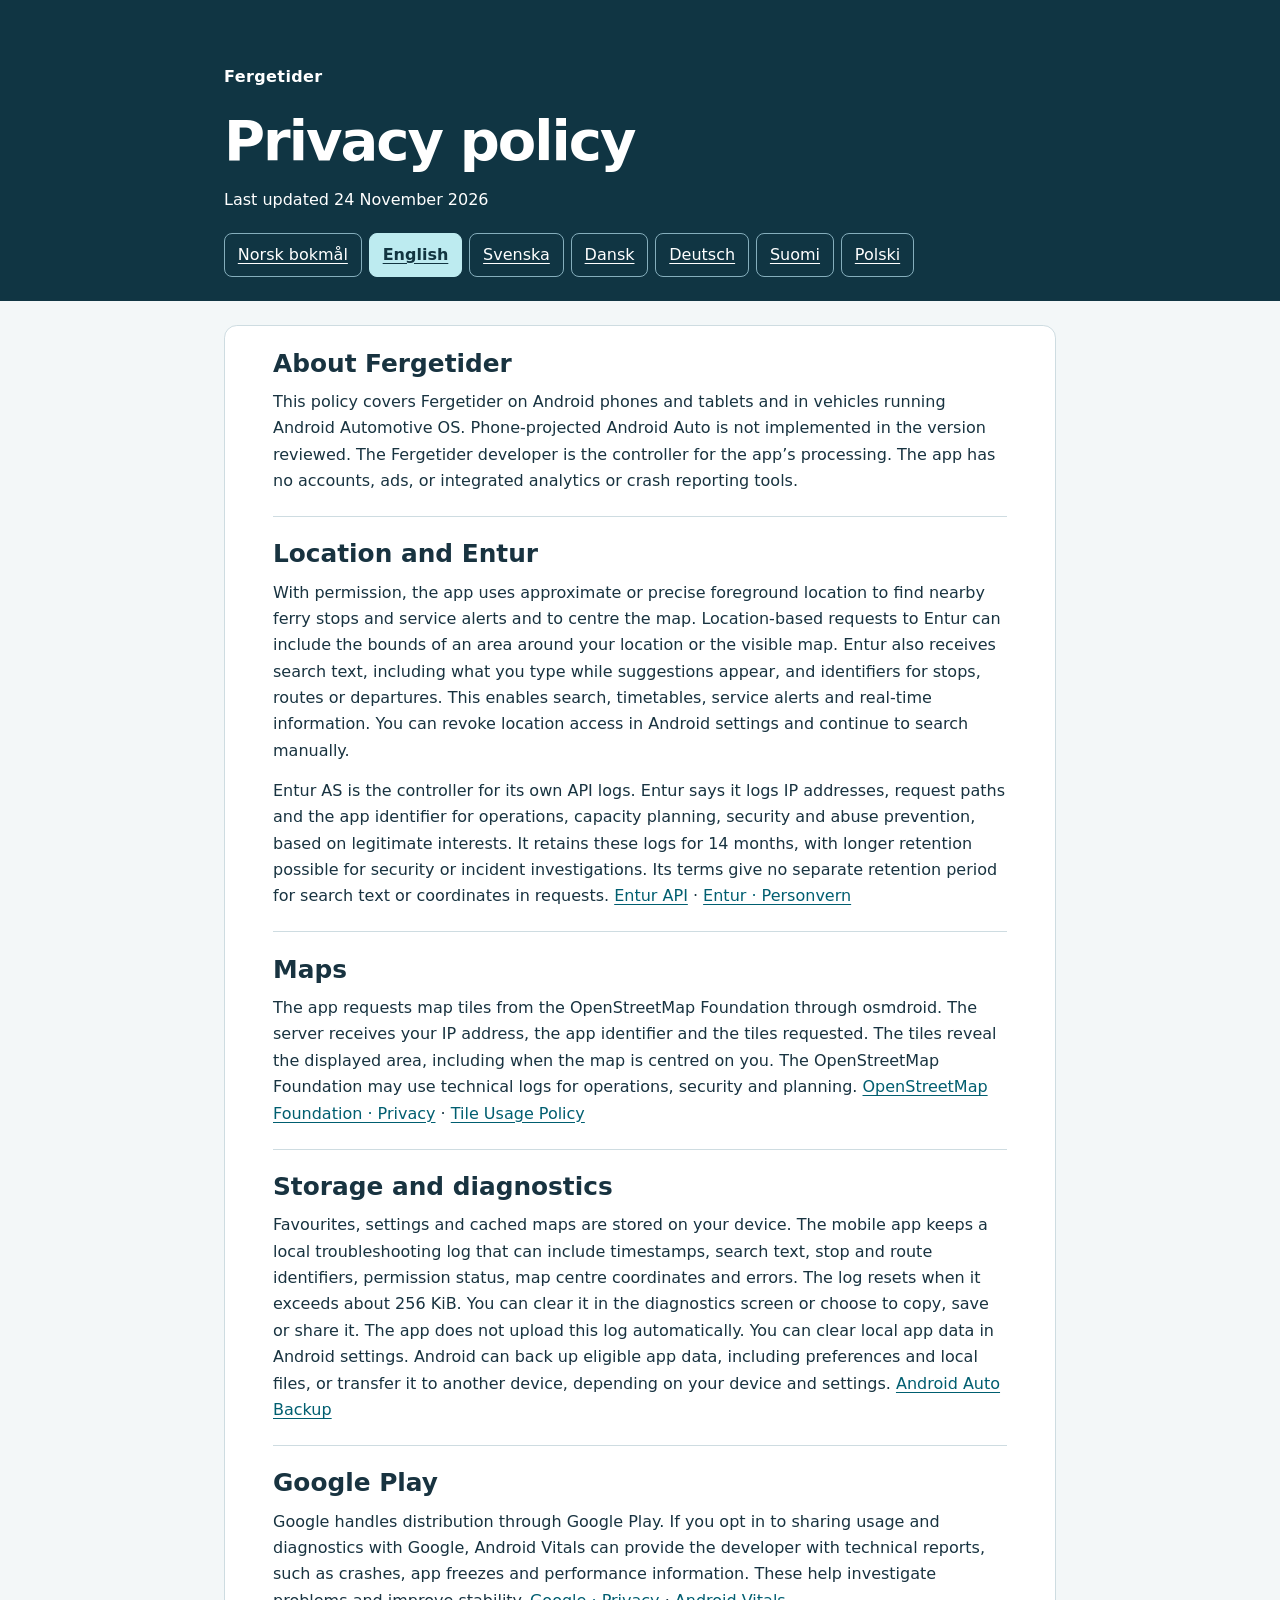
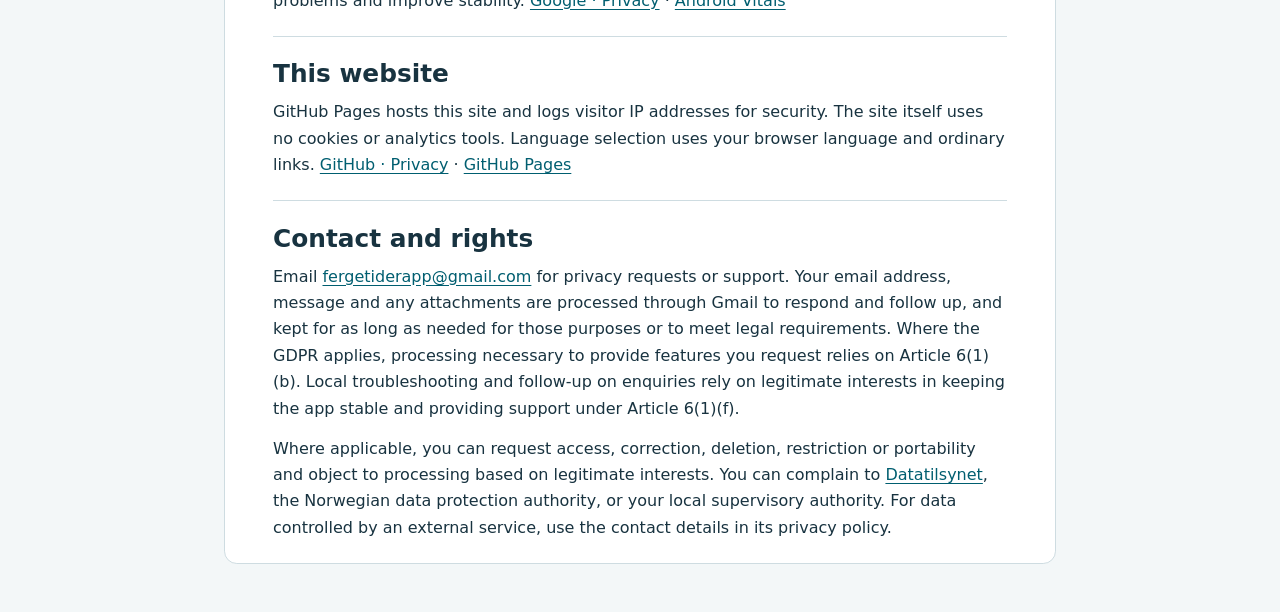
<file: index.html>
<!doctype html>
<html lang="nb">
<head>
  <meta charset="utf-8">
  <meta name="viewport" content="width=device-width, initial-scale=1">
  <title>Personvernerklæring | Fergetider</title>
  <link rel="stylesheet" href="style.css">
  <link rel="alternate" hreflang="nb" href="privacy-no.html">
  <link rel="alternate" hreflang="en" href="privacy-en.html">
  <link rel="alternate" hreflang="sv" href="privacy-sv.html">
  <link rel="alternate" hreflang="da" href="privacy-da.html">
  <link rel="alternate" hreflang="de" href="privacy-de.html">
  <link rel="alternate" hreflang="fi" href="privacy-fi.html">
  <link rel="alternate" hreflang="pl" href="privacy-pl.html">
  <link rel="alternate" hreflang="x-default" href="./">
  <script src="language.js" defer></script>
</head>
<body>
  <header class="masthead">
    <div class="wrap">
      <span class="brand">Fergetider</span>
      <h1>Personvernerklæring</h1>
      <p class="date"><time datetime="2026-11-24">Sist oppdatert 24. november 2026</time></p>
      <nav aria-label="Språk">
        <ul>
          <li><a lang="nb" hreflang="nb" href="privacy-no.html" aria-current="page">Norsk bokmål</a></li>
          <li><a lang="en" hreflang="en" href="privacy-en.html">English</a></li>
          <li><a lang="sv" hreflang="sv" href="privacy-sv.html">Svenska</a></li>
          <li><a lang="da" hreflang="da" href="privacy-da.html">Dansk</a></li>
          <li><a lang="de" hreflang="de" href="privacy-de.html">Deutsch</a></li>
          <li><a lang="fi" hreflang="fi" href="privacy-fi.html">Suomi</a></li>
          <li><a lang="pl" hreflang="pl" href="privacy-pl.html">Polski</a></li>
        </ul>
      </nav>
    </div>
  </header>
  <main class="wrap">
    <article>
      <section>
        <h2>Om Fergetider</h2>
        <p>Denne erklæringen gjelder Fergetider på Android-telefoner og -nettbrett og i biler med Android Automotive OS. Projisert Android Auto fra telefonen er ikke implementert i den gjennomgåtte versjonen. Utvikleren av Fergetider er behandlingsansvarlig for appens behandling. Appen har ingen kontoer, reklame eller integrerte analyse- eller krasjrapporteringsverktøy.</p>
      </section>
      <section>
        <h2>Posisjon og Entur</h2>
        <p>Med tillatelse bruker appen omtrentlig eller nøyaktig posisjon i forgrunnen til å finne nærliggende kaier og trafikkmeldinger og sentrere kartet. Posisjonsbaserte forespørsler til Entur kan inneholde grenser for et område rundt posisjonen eller kartutsnittet. Entur mottar også søketekst, inkludert det du skriver mens søkeforslag vises, og identifikatorer for kaier, samband eller avganger. Dette brukes til søk, rutetider, trafikkmeldinger og sanntidsinformasjon. Du kan trekke tilbake posisjonstilgang i Android-innstillingene og fortsatt søke manuelt.</p>
        <p>Entur AS er behandlingsansvarlig for sin egen API-logging. Entur oppgir at IP-adresse, forespørselssti og appens identifikator logges for drift, kapasitet, sikkerhet og forebygging av misbruk, med grunnlag i berettiget interesse. Loggene beholdes i 14 måneder og kan beholdes lenger ved sikkerhets- eller hendelsesundersøkelser. Vilkårene oppgir ingen egen lagringstid for søketekst eller koordinater i forespørslene. <a href="https://developer.entur.no/terms-of-service">Entur API</a> · <a href="https://om.entur.no/personvern/">Entur · Personvern</a></p>
      </section>
      <section>
        <h2>Kart</h2>
        <p>Kartet henter kartfliser fra OpenStreetMap Foundation via osmdroid. Serveren mottar IP-adressen, appidentifikatoren og hvilke fliser som etterspørres. Flisene viser hvilket område kartet dekker, også når kartet er sentrert rundt deg. OpenStreetMap Foundation kan bruke tekniske logger til drift, sikkerhet og planlegging. <a href="https://osmfoundation.org/wiki/Privacy_Policy">OpenStreetMap Foundation · Privacy</a> · <a href="https://operations.osmfoundation.org/policies/tiles/">Tile Usage Policy</a></p>
      </section>
      <section>
        <h2>Lagring og diagnostikk</h2>
        <p>Favoritter, innstillinger og kartbuffer lagres på enheten. Mobilappen fører en lokal feilsøkingslogg som kan inneholde tidsstempler, søketekst, kai- og ruteidentifikatorer, tillatelsesstatus, kartets sentrum og feil. Loggen nullstilles når den passerer omtrent 256 KiB. Du kan slette den i diagnostikkvisningen eller selv kopiere, lagre eller dele den. Appen laster ikke opp loggen automatisk. Du kan slette lokale appdata i Android-innstillingene. Android kan sikkerhetskopiere kvalifiserte appdata, også innstillinger og lokale filer, eller overføre dem til en annen enhet, avhengig av enhet og innstillinger. <a href="https://developer.android.com/identity/data/autobackup">Android Auto Backup</a></p>
      </section>
      <section>
        <h2>Google Play</h2>
        <p>Google håndterer distribusjon via Google Play. Hvis du har valgt å dele bruks- og diagnostikkdata med Google, kan Android Vitals gi utvikleren tekniske rapporter, for eksempel om krasj, apper som slutter å svare og ytelse. Rapportene brukes til å undersøke feil og forbedre stabiliteten. <a href="https://policies.google.com/privacy">Google · Privacy</a> · <a href="https://support.google.com/googleplay/android-developer/answer/9844486">Android Vitals</a></p>
      </section>
      <section>
        <h2>Denne nettsiden</h2>
        <p>GitHub Pages er vert for siden og logger besøkendes IP-adresser av sikkerhetshensyn. Selve siden bruker ingen informasjonskapsler eller analyseverktøy. Språkvalget bruker nettleserens språk og vanlige lenker. <a href="https://docs.github.com/en/site-policy/privacy-policies/github-general-privacy-statement">GitHub · Privacy</a> · <a href="https://docs.github.com/en/pages/getting-started-with-github-pages/what-is-github-pages#data-collection">GitHub Pages</a></p>
      </section>
      <section>
        <h2>Kontakt og rettigheter</h2>
        <p>Skriv til <a href="mailto:fergetiderapp@gmail.com">fergetiderapp@gmail.com</a> om personvern eller brukerstøtte. E-postadressen din, meldingen og eventuelle vedlegg behandles via Gmail for å svare og følge opp, og beholdes så lenge det trengs for dette eller for å oppfylle lovkrav. Der personvernforordningen gjelder, bygger behandlingen som er nødvendig for å levere funksjoner du ber om på artikkel 6 nr. 1 bokstav b. Lokal feilsøking og oppfølging av henvendelser bygger på berettiget interesse i å holde appen stabil og yte støtte, etter bokstav f.</p>
        <p>Du kan be om innsyn, retting, sletting, begrensning eller dataportabilitet der vilkårene er oppfylt, og protestere mot behandling som bygger på berettiget interesse. Du kan klage til <a href="https://www.datatilsynet.no/om-datatilsynet/kontakt-oss/klage-til-datatilsynet/">Datatilsynet</a> eller tilsynsmyndigheten der du bor. For opplysninger en ekstern tjeneste selv er ansvarlig for, bruk kontaktinformasjonen i tjenestens personvernerklæring.</p>
      </section>
    </article>
  </main>
</body>
</html>
</file>
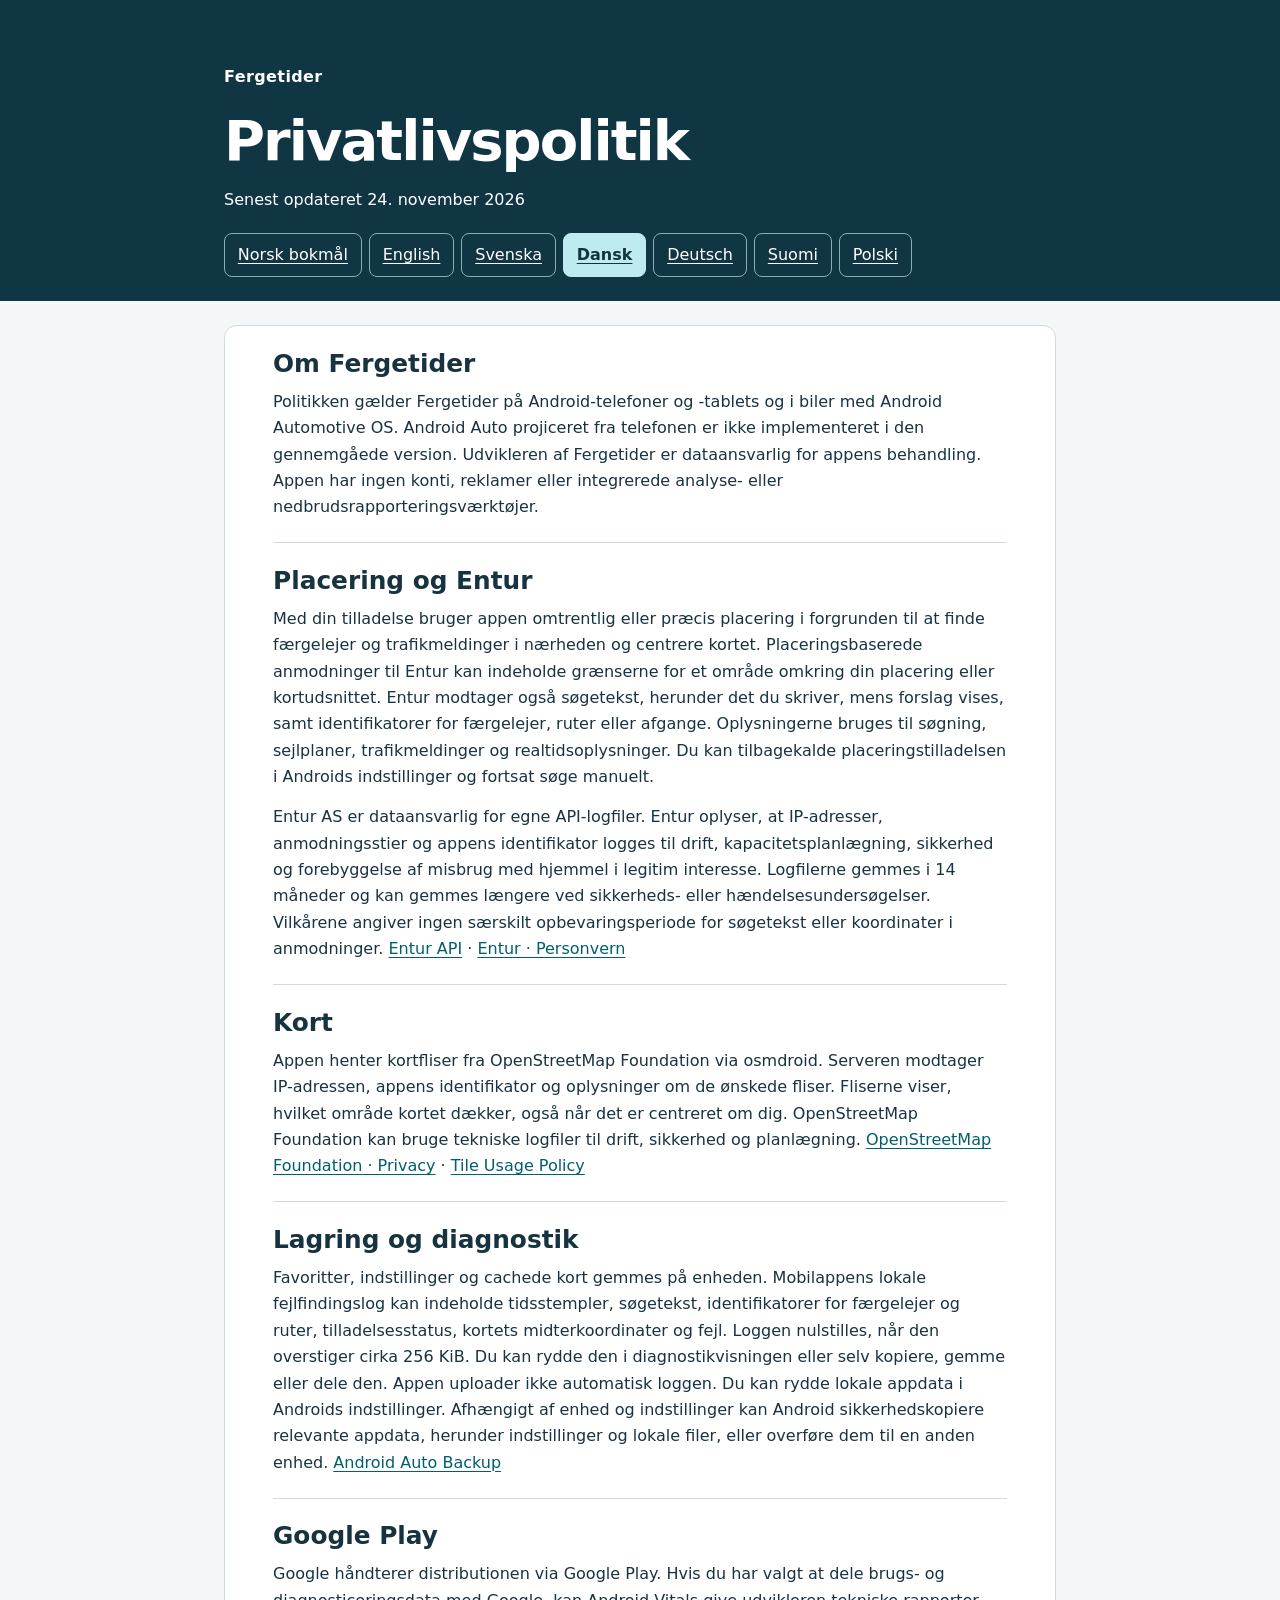
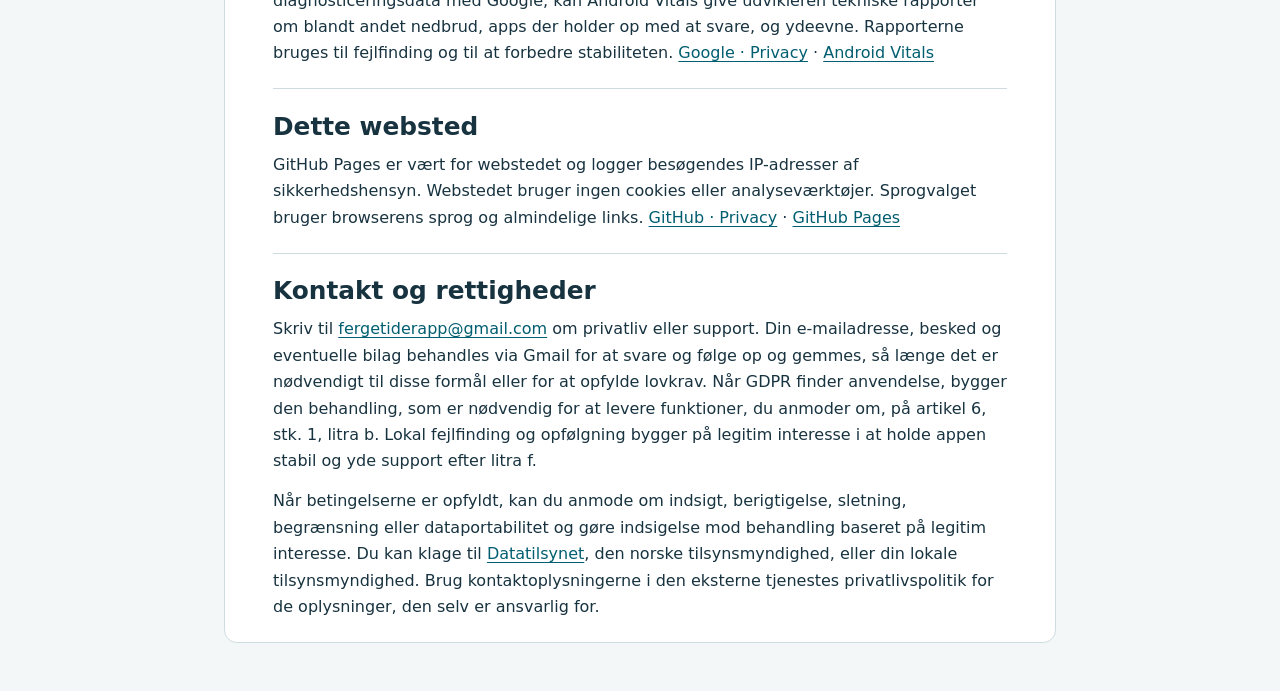
<file: privacy-da.html>
<!doctype html>
<html lang="da">
<head>
  <meta charset="utf-8">
  <meta name="viewport" content="width=device-width, initial-scale=1">
  <title>Privatlivspolitik | Fergetider</title>
  <link rel="stylesheet" href="style.css">
  <link rel="alternate" hreflang="nb" href="privacy-no.html">
  <link rel="alternate" hreflang="en" href="privacy-en.html">
  <link rel="alternate" hreflang="sv" href="privacy-sv.html">
  <link rel="alternate" hreflang="da" href="privacy-da.html">
  <link rel="alternate" hreflang="de" href="privacy-de.html">
  <link rel="alternate" hreflang="fi" href="privacy-fi.html">
  <link rel="alternate" hreflang="pl" href="privacy-pl.html">
  <link rel="alternate" hreflang="x-default" href="./">
</head>
<body>
  <header class="masthead">
    <div class="wrap">
      <span class="brand">Fergetider</span>
      <h1>Privatlivspolitik</h1>
      <p class="date"><time datetime="2026-11-24">Senest opdateret 24. november 2026</time></p>
      <nav aria-label="Sprog">
        <ul>
          <li><a lang="nb" hreflang="nb" href="privacy-no.html">Norsk bokmål</a></li>
          <li><a lang="en" hreflang="en" href="privacy-en.html">English</a></li>
          <li><a lang="sv" hreflang="sv" href="privacy-sv.html">Svenska</a></li>
          <li><a lang="da" hreflang="da" href="privacy-da.html" aria-current="page">Dansk</a></li>
          <li><a lang="de" hreflang="de" href="privacy-de.html">Deutsch</a></li>
          <li><a lang="fi" hreflang="fi" href="privacy-fi.html">Suomi</a></li>
          <li><a lang="pl" hreflang="pl" href="privacy-pl.html">Polski</a></li>
        </ul>
      </nav>
    </div>
  </header>
  <main class="wrap">
    <article>
      <section>
        <h2>Om Fergetider</h2>
        <p>Politikken gælder Fergetider på Android-telefoner og -tablets og i biler med Android Automotive OS. Android Auto projiceret fra telefonen er ikke implementeret i den gennemgåede version. Udvikleren af Fergetider er dataansvarlig for appens behandling. Appen har ingen konti, reklamer eller integrerede analyse- eller nedbrudsrapporteringsværktøjer.</p>
      </section>
      <section>
        <h2>Placering og Entur</h2>
        <p>Med din tilladelse bruger appen omtrentlig eller præcis placering i forgrunden til at finde færgelejer og trafikmeldinger i nærheden og centrere kortet. Placeringsbaserede anmodninger til Entur kan indeholde grænserne for et område omkring din placering eller kortudsnittet. Entur modtager også søgetekst, herunder det du skriver, mens forslag vises, samt identifikatorer for færgelejer, ruter eller afgange. Oplysningerne bruges til søgning, sejlplaner, trafikmeldinger og realtidsoplysninger. Du kan tilbagekalde placeringstilladelsen i Androids indstillinger og fortsat søge manuelt.</p>
        <p>Entur AS er dataansvarlig for egne API-logfiler. Entur oplyser, at IP-adresser, anmodningsstier og appens identifikator logges til drift, kapacitetsplanlægning, sikkerhed og forebyggelse af misbrug med hjemmel i legitim interesse. Logfilerne gemmes i 14 måneder og kan gemmes længere ved sikkerheds- eller hændelsesundersøgelser. Vilkårene angiver ingen særskilt opbevaringsperiode for søgetekst eller koordinater i anmodninger. <a href="https://developer.entur.no/terms-of-service">Entur API</a> · <a href="https://om.entur.no/personvern/">Entur · Personvern</a></p>
      </section>
      <section>
        <h2>Kort</h2>
        <p>Appen henter kortfliser fra OpenStreetMap Foundation via osmdroid. Serveren modtager IP-adressen, appens identifikator og oplysninger om de ønskede fliser. Fliserne viser, hvilket område kortet dækker, også når det er centreret om dig. OpenStreetMap Foundation kan bruge tekniske logfiler til drift, sikkerhed og planlægning. <a href="https://osmfoundation.org/wiki/Privacy_Policy">OpenStreetMap Foundation · Privacy</a> · <a href="https://operations.osmfoundation.org/policies/tiles/">Tile Usage Policy</a></p>
      </section>
      <section>
        <h2>Lagring og diagnostik</h2>
        <p>Favoritter, indstillinger og cachede kort gemmes på enheden. Mobilappens lokale fejlfindingslog kan indeholde tidsstempler, søgetekst, identifikatorer for færgelejer og ruter, tilladelsesstatus, kortets midterkoordinater og fejl. Loggen nulstilles, når den overstiger cirka 256 KiB. Du kan rydde den i diagnostikvisningen eller selv kopiere, gemme eller dele den. Appen uploader ikke automatisk loggen. Du kan rydde lokale appdata i Androids indstillinger. Afhængigt af enhed og indstillinger kan Android sikkerhedskopiere relevante appdata, herunder indstillinger og lokale filer, eller overføre dem til en anden enhed. <a href="https://developer.android.com/identity/data/autobackup">Android Auto Backup</a></p>
      </section>
      <section>
        <h2>Google Play</h2>
        <p>Google håndterer distributionen via Google Play. Hvis du har valgt at dele brugs- og diagnosticeringsdata med Google, kan Android Vitals give udvikleren tekniske rapporter om blandt andet nedbrud, apps der holder op med at svare, og ydeevne. Rapporterne bruges til fejlfinding og til at forbedre stabiliteten. <a href="https://policies.google.com/privacy">Google · Privacy</a> · <a href="https://support.google.com/googleplay/android-developer/answer/9844486">Android Vitals</a></p>
      </section>
      <section>
        <h2>Dette websted</h2>
        <p>GitHub Pages er vært for webstedet og logger besøgendes IP-adresser af sikkerhedshensyn. Webstedet bruger ingen cookies eller analyseværktøjer. Sprogvalget bruger browserens sprog og almindelige links. <a href="https://docs.github.com/en/site-policy/privacy-policies/github-general-privacy-statement">GitHub · Privacy</a> · <a href="https://docs.github.com/en/pages/getting-started-with-github-pages/what-is-github-pages#data-collection">GitHub Pages</a></p>
      </section>
      <section>
        <h2>Kontakt og rettigheder</h2>
        <p>Skriv til <a href="mailto:fergetiderapp@gmail.com">fergetiderapp@gmail.com</a> om privatliv eller support. Din e-mailadresse, besked og eventuelle bilag behandles via Gmail for at svare og følge op og gemmes, så længe det er nødvendigt til disse formål eller for at opfylde lovkrav. Når GDPR finder anvendelse, bygger den behandling, som er nødvendig for at levere funktioner, du anmoder om, på artikel 6, stk. 1, litra b. Lokal fejlfinding og opfølgning bygger på legitim interesse i at holde appen stabil og yde support efter litra f.</p>
        <p>Når betingelserne er opfyldt, kan du anmode om indsigt, berigtigelse, sletning, begrænsning eller dataportabilitet og gøre indsigelse mod behandling baseret på legitim interesse. Du kan klage til <a href="https://www.datatilsynet.no/om-datatilsynet/kontakt-oss/klage-til-datatilsynet/">Datatilsynet</a>, den norske tilsynsmyndighed, eller din lokale tilsynsmyndighed. Brug kontaktoplysningerne i den eksterne tjenestes privatlivspolitik for de oplysninger, den selv er ansvarlig for.</p>
      </section>
    </article>
  </main>
</body>
</html>
</file>
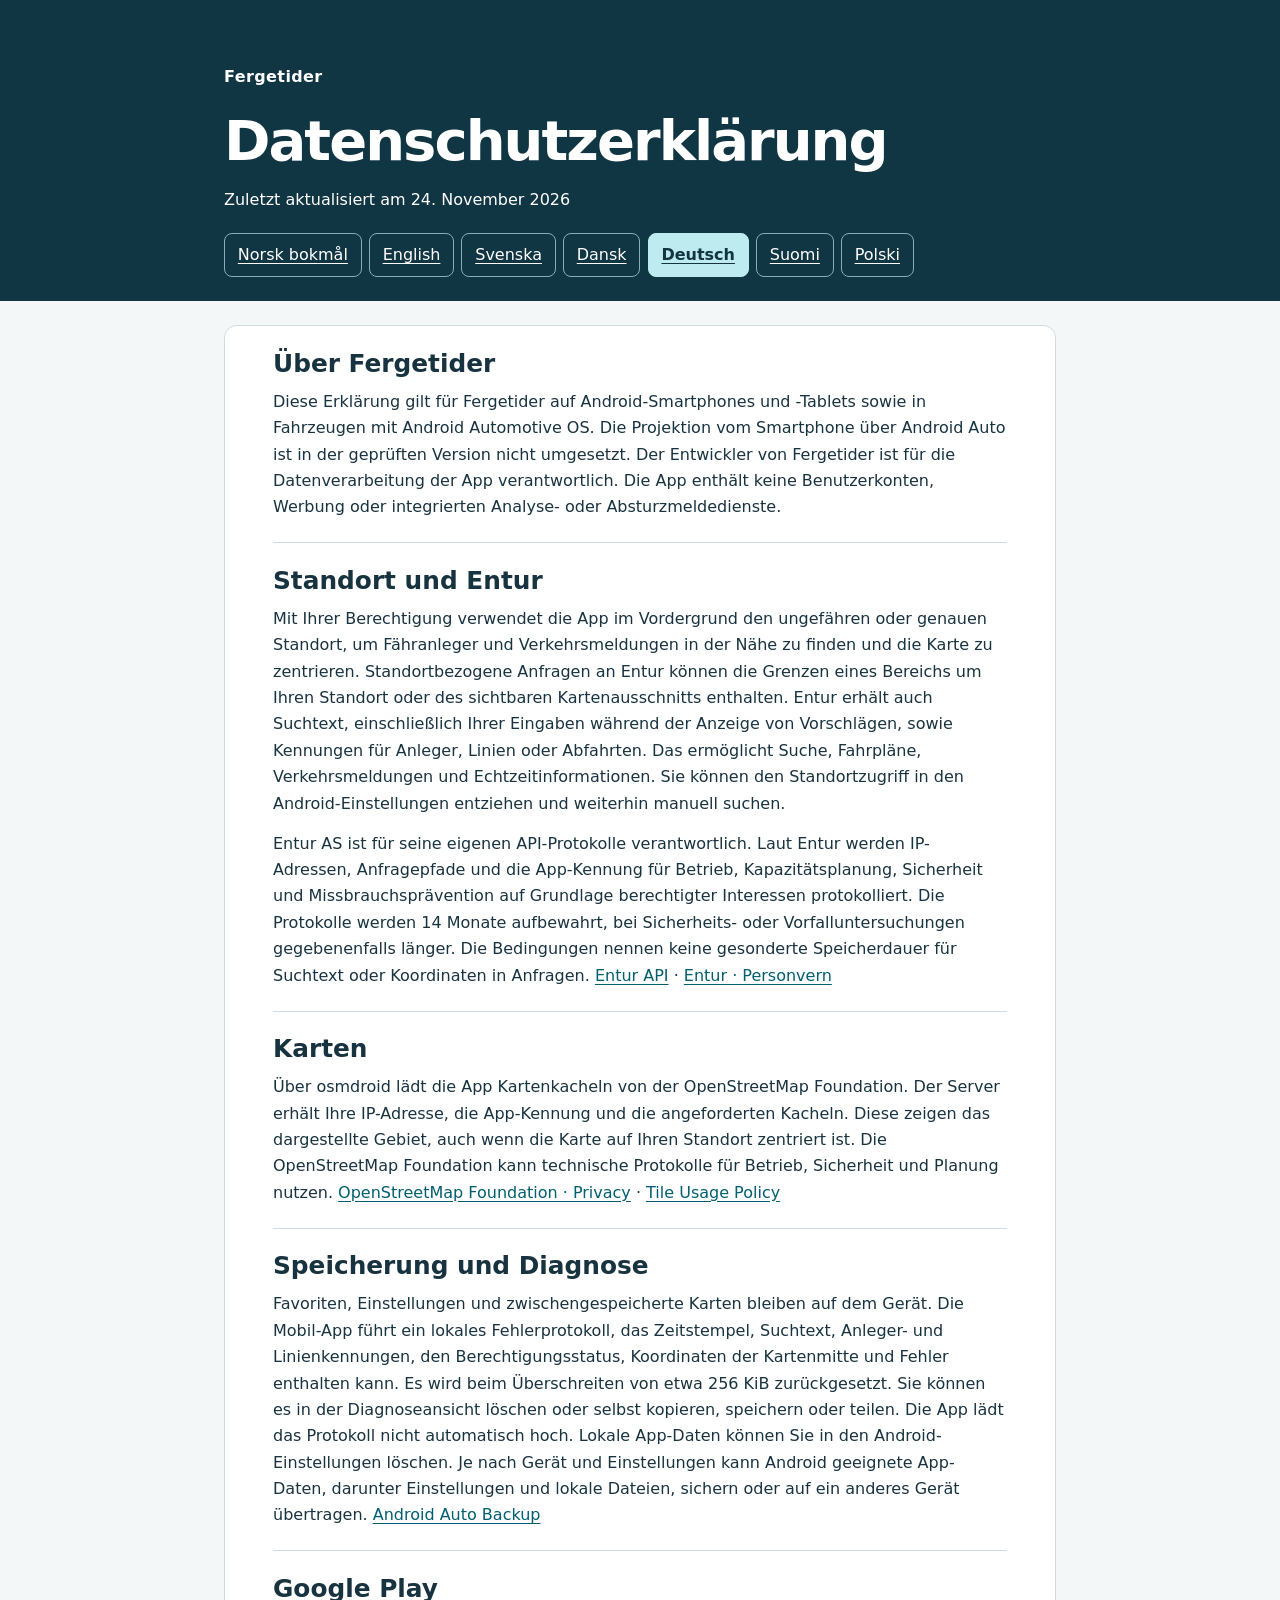
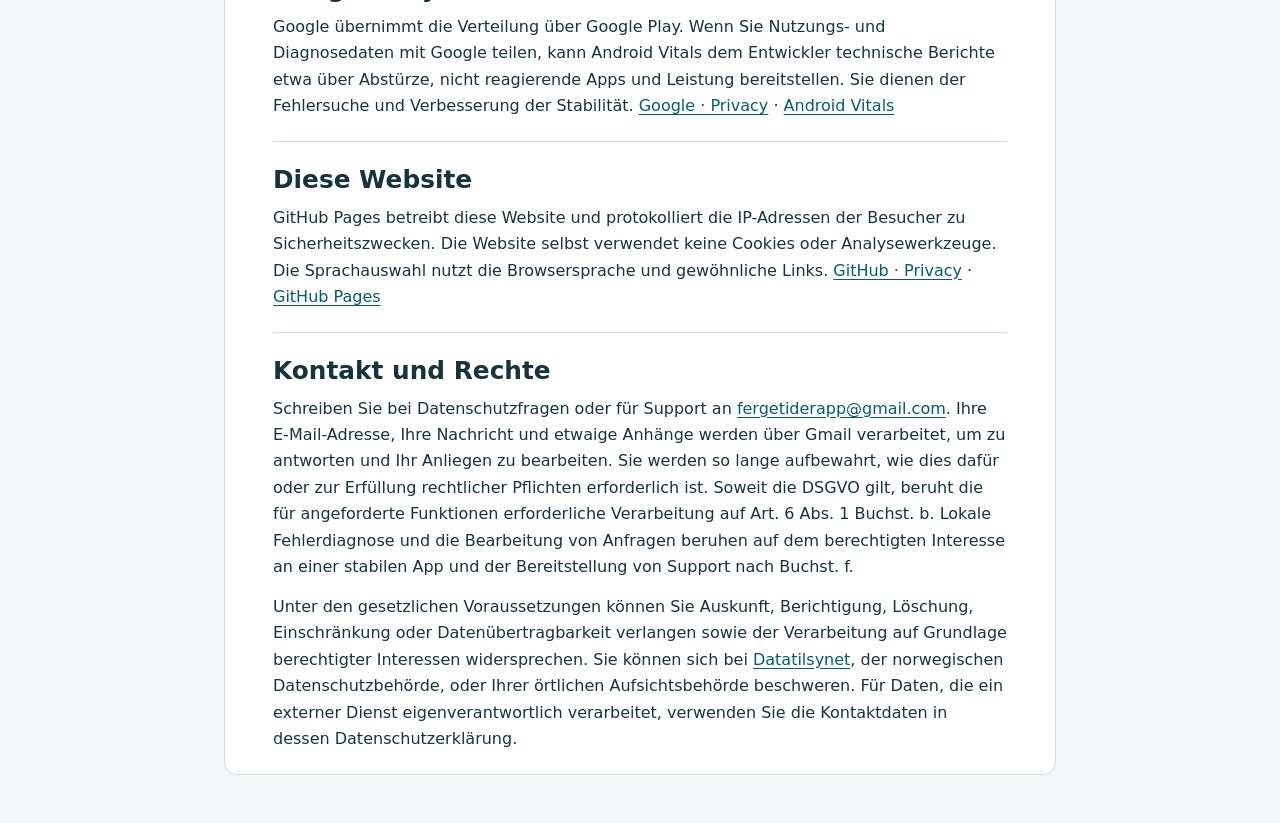
<file: privacy-de.html>
<!doctype html>
<html lang="de">
<head>
  <meta charset="utf-8">
  <meta name="viewport" content="width=device-width, initial-scale=1">
  <title>Datenschutzerklärung | Fergetider</title>
  <link rel="stylesheet" href="style.css">
  <link rel="alternate" hreflang="nb" href="privacy-no.html">
  <link rel="alternate" hreflang="en" href="privacy-en.html">
  <link rel="alternate" hreflang="sv" href="privacy-sv.html">
  <link rel="alternate" hreflang="da" href="privacy-da.html">
  <link rel="alternate" hreflang="de" href="privacy-de.html">
  <link rel="alternate" hreflang="fi" href="privacy-fi.html">
  <link rel="alternate" hreflang="pl" href="privacy-pl.html">
  <link rel="alternate" hreflang="x-default" href="./">
</head>
<body>
  <header class="masthead">
    <div class="wrap">
      <span class="brand">Fergetider</span>
      <h1>Datenschutzerklärung</h1>
      <p class="date"><time datetime="2026-11-24">Zuletzt aktualisiert am 24. November 2026</time></p>
      <nav aria-label="Sprache">
        <ul>
          <li><a lang="nb" hreflang="nb" href="privacy-no.html">Norsk bokmål</a></li>
          <li><a lang="en" hreflang="en" href="privacy-en.html">English</a></li>
          <li><a lang="sv" hreflang="sv" href="privacy-sv.html">Svenska</a></li>
          <li><a lang="da" hreflang="da" href="privacy-da.html">Dansk</a></li>
          <li><a lang="de" hreflang="de" href="privacy-de.html" aria-current="page">Deutsch</a></li>
          <li><a lang="fi" hreflang="fi" href="privacy-fi.html">Suomi</a></li>
          <li><a lang="pl" hreflang="pl" href="privacy-pl.html">Polski</a></li>
        </ul>
      </nav>
    </div>
  </header>
  <main class="wrap">
    <article>
      <section>
        <h2>Über Fergetider</h2>
        <p>Diese Erklärung gilt für Fergetider auf Android-Smartphones und -Tablets sowie in Fahrzeugen mit Android Automotive OS. Die Projektion vom Smartphone über Android Auto ist in der geprüften Version nicht umgesetzt. Der Entwickler von Fergetider ist für die Datenverarbeitung der App verantwortlich. Die App enthält keine Benutzerkonten, Werbung oder integrierten Analyse- oder Absturzmeldedienste.</p>
      </section>
      <section>
        <h2>Standort und Entur</h2>
        <p>Mit Ihrer Berechtigung verwendet die App im Vordergrund den ungefähren oder genauen Standort, um Fähranleger und Verkehrsmeldungen in der Nähe zu finden und die Karte zu zentrieren. Standortbezogene Anfragen an Entur können die Grenzen eines Bereichs um Ihren Standort oder des sichtbaren Kartenausschnitts enthalten. Entur erhält auch Suchtext, einschließlich Ihrer Eingaben während der Anzeige von Vorschlägen, sowie Kennungen für Anleger, Linien oder Abfahrten. Das ermöglicht Suche, Fahrpläne, Verkehrsmeldungen und Echtzeitinformationen. Sie können den Standortzugriff in den Android-Einstellungen entziehen und weiterhin manuell suchen.</p>
        <p>Entur AS ist für seine eigenen API-Protokolle verantwortlich. Laut Entur werden IP-Adressen, Anfragepfade und die App-Kennung für Betrieb, Kapazitätsplanung, Sicherheit und Missbrauchsprävention auf Grundlage berechtigter Interessen protokolliert. Die Protokolle werden 14 Monate aufbewahrt, bei Sicherheits- oder Vorfalluntersuchungen gegebenenfalls länger. Die Bedingungen nennen keine gesonderte Speicherdauer für Suchtext oder Koordinaten in Anfragen. <a href="https://developer.entur.no/terms-of-service">Entur API</a> · <a href="https://om.entur.no/personvern/">Entur · Personvern</a></p>
      </section>
      <section>
        <h2>Karten</h2>
        <p>Über osmdroid lädt die App Kartenkacheln von der OpenStreetMap Foundation. Der Server erhält Ihre IP-Adresse, die App-Kennung und die angeforderten Kacheln. Diese zeigen das dargestellte Gebiet, auch wenn die Karte auf Ihren Standort zentriert ist. Die OpenStreetMap Foundation kann technische Protokolle für Betrieb, Sicherheit und Planung nutzen. <a href="https://osmfoundation.org/wiki/Privacy_Policy">OpenStreetMap Foundation · Privacy</a> · <a href="https://operations.osmfoundation.org/policies/tiles/">Tile Usage Policy</a></p>
      </section>
      <section>
        <h2>Speicherung und Diagnose</h2>
        <p>Favoriten, Einstellungen und zwischengespeicherte Karten bleiben auf dem Gerät. Die Mobil-App führt ein lokales Fehlerprotokoll, das Zeitstempel, Suchtext, Anleger- und Linienkennungen, den Berechtigungsstatus, Koordinaten der Kartenmitte und Fehler enthalten kann. Es wird beim Überschreiten von etwa 256 KiB zurückgesetzt. Sie können es in der Diagnoseansicht löschen oder selbst kopieren, speichern oder teilen. Die App lädt das Protokoll nicht automatisch hoch. Lokale App-Daten können Sie in den Android-Einstellungen löschen. Je nach Gerät und Einstellungen kann Android geeignete App-Daten, darunter Einstellungen und lokale Dateien, sichern oder auf ein anderes Gerät übertragen. <a href="https://developer.android.com/identity/data/autobackup">Android Auto Backup</a></p>
      </section>
      <section>
        <h2>Google Play</h2>
        <p>Google übernimmt die Verteilung über Google Play. Wenn Sie Nutzungs- und Diagnosedaten mit Google teilen, kann Android Vitals dem Entwickler technische Berichte etwa über Abstürze, nicht reagierende Apps und Leistung bereitstellen. Sie dienen der Fehlersuche und Verbesserung der Stabilität. <a href="https://policies.google.com/privacy">Google · Privacy</a> · <a href="https://support.google.com/googleplay/android-developer/answer/9844486">Android Vitals</a></p>
      </section>
      <section>
        <h2>Diese Website</h2>
        <p>GitHub Pages betreibt diese Website und protokolliert die IP-Adressen der Besucher zu Sicherheitszwecken. Die Website selbst verwendet keine Cookies oder Analysewerkzeuge. Die Sprachauswahl nutzt die Browsersprache und gewöhnliche Links. <a href="https://docs.github.com/en/site-policy/privacy-policies/github-general-privacy-statement">GitHub · Privacy</a> · <a href="https://docs.github.com/en/pages/getting-started-with-github-pages/what-is-github-pages#data-collection">GitHub Pages</a></p>
      </section>
      <section>
        <h2>Kontakt und Rechte</h2>
        <p>Schreiben Sie bei Datenschutzfragen oder für Support an <a href="mailto:fergetiderapp@gmail.com">fergetiderapp@gmail.com</a>. Ihre E-Mail-Adresse, Ihre Nachricht und etwaige Anhänge werden über Gmail verarbeitet, um zu antworten und Ihr Anliegen zu bearbeiten. Sie werden so lange aufbewahrt, wie dies dafür oder zur Erfüllung rechtlicher Pflichten erforderlich ist. Soweit die DSGVO gilt, beruht die für angeforderte Funktionen erforderliche Verarbeitung auf Art. 6 Abs. 1 Buchst. b. Lokale Fehlerdiagnose und die Bearbeitung von Anfragen beruhen auf dem berechtigten Interesse an einer stabilen App und der Bereitstellung von Support nach Buchst. f.</p>
        <p>Unter den gesetzlichen Voraussetzungen können Sie Auskunft, Berichtigung, Löschung, Einschränkung oder Datenübertragbarkeit verlangen sowie der Verarbeitung auf Grundlage berechtigter Interessen widersprechen. Sie können sich bei <a href="https://www.datatilsynet.no/om-datatilsynet/kontakt-oss/klage-til-datatilsynet/">Datatilsynet</a>, der norwegischen Datenschutzbehörde, oder Ihrer örtlichen Aufsichtsbehörde beschweren. Für Daten, die ein externer Dienst eigenverantwortlich verarbeitet, verwenden Sie die Kontaktdaten in dessen Datenschutzerklärung.</p>
      </section>
    </article>
  </main>
</body>
</html>
</file>
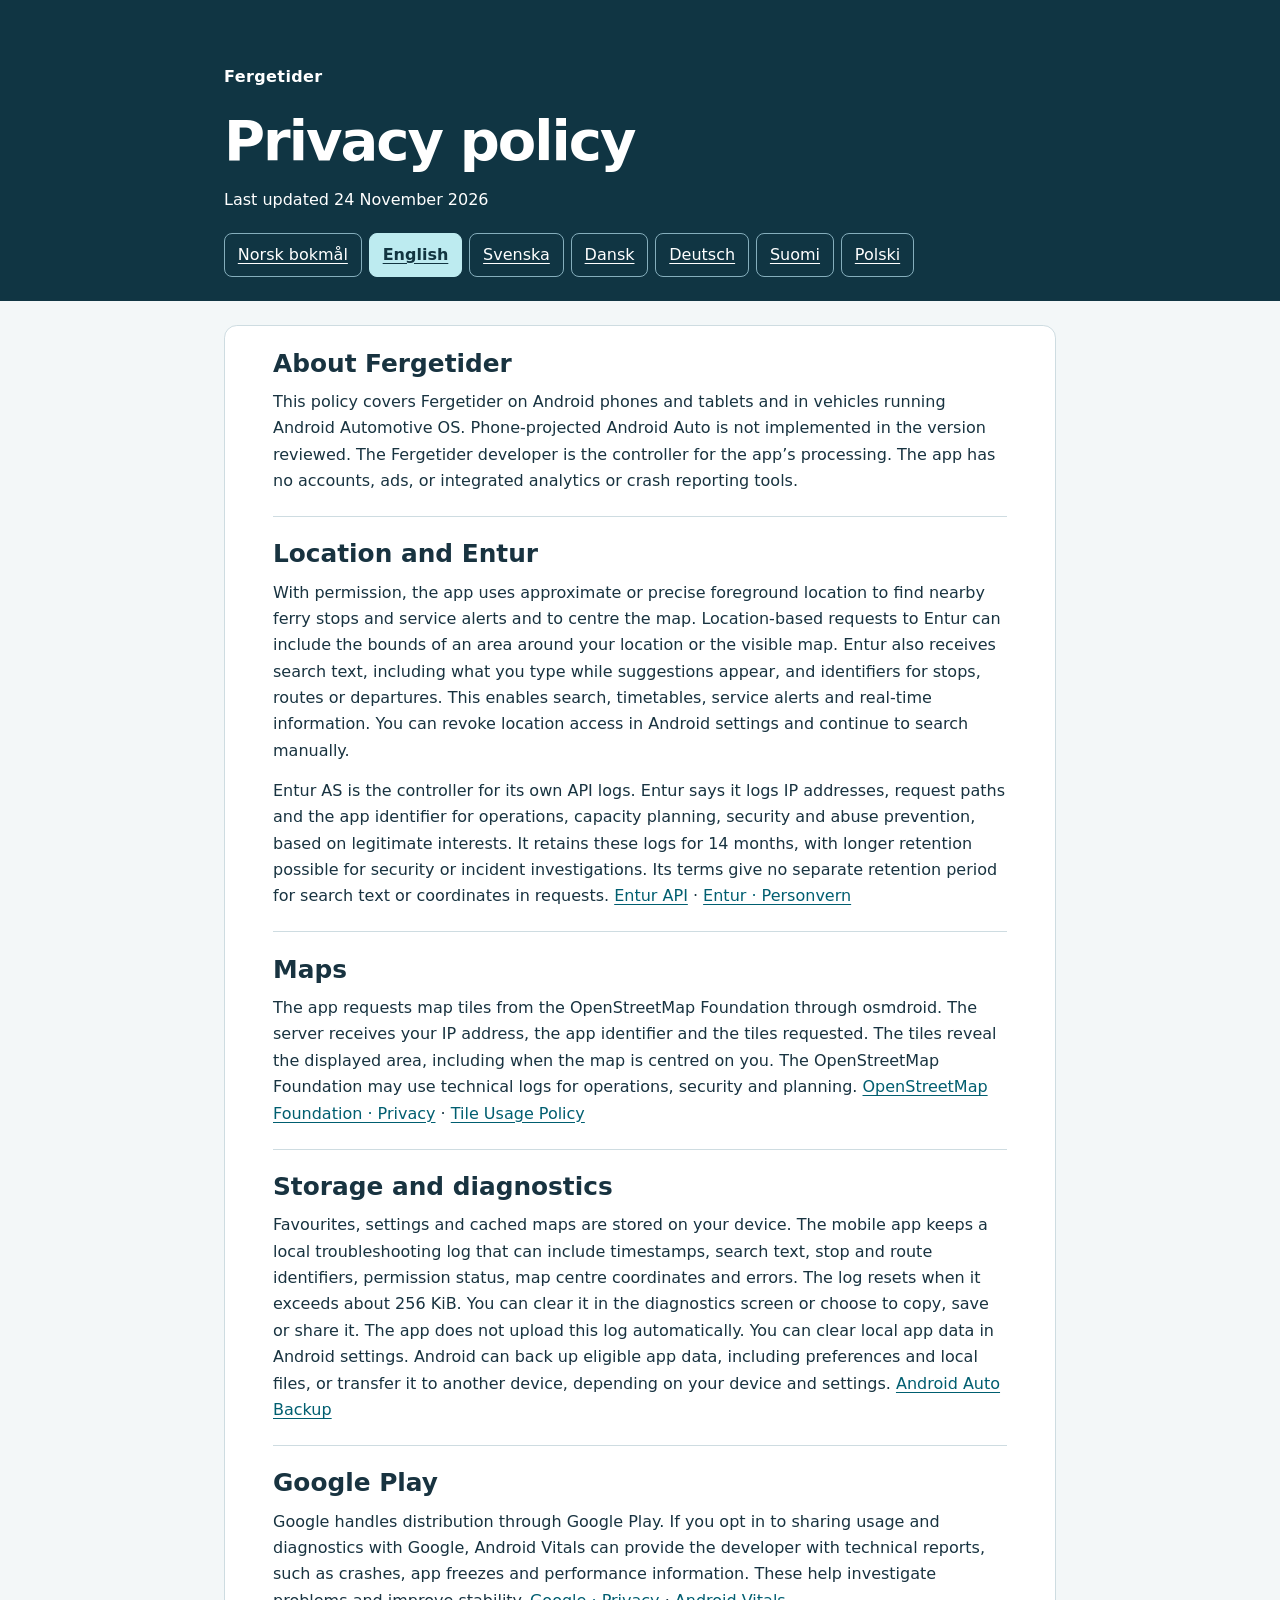
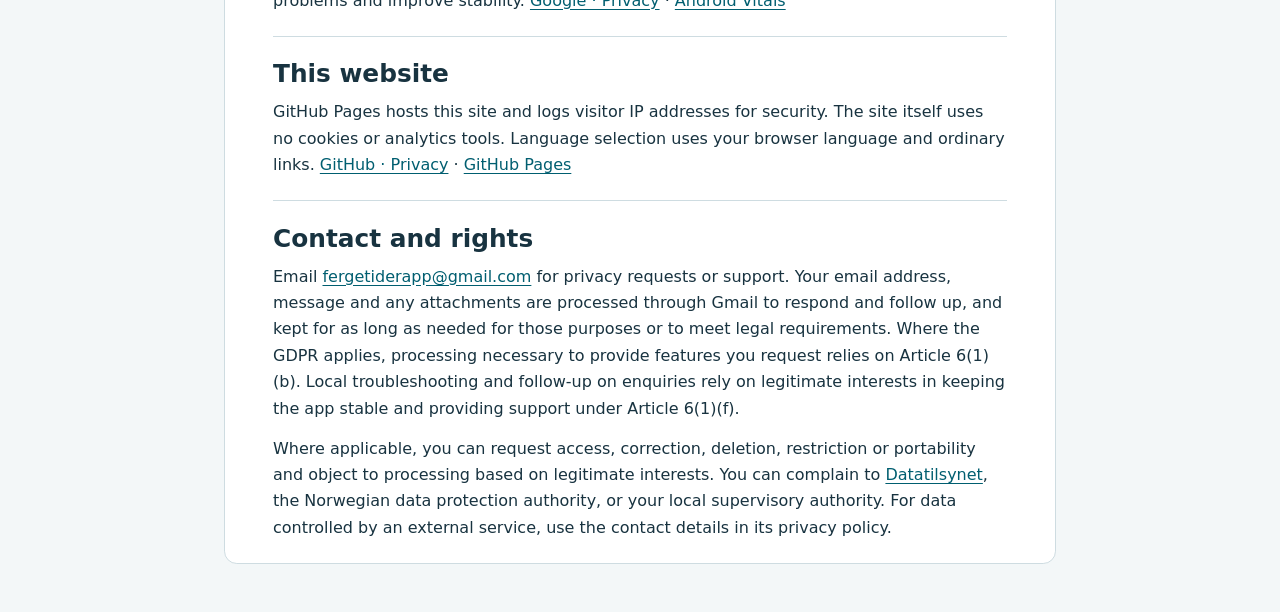
<file: privacy-en.html>
<!doctype html>
<html lang="en">
<head>
  <meta charset="utf-8">
  <meta name="viewport" content="width=device-width, initial-scale=1">
  <title>Privacy policy | Fergetider</title>
  <link rel="stylesheet" href="style.css">
  <link rel="alternate" hreflang="nb" href="privacy-no.html">
  <link rel="alternate" hreflang="en" href="privacy-en.html">
  <link rel="alternate" hreflang="sv" href="privacy-sv.html">
  <link rel="alternate" hreflang="da" href="privacy-da.html">
  <link rel="alternate" hreflang="de" href="privacy-de.html">
  <link rel="alternate" hreflang="fi" href="privacy-fi.html">
  <link rel="alternate" hreflang="pl" href="privacy-pl.html">
  <link rel="alternate" hreflang="x-default" href="./">
</head>
<body>
  <header class="masthead">
    <div class="wrap">
      <span class="brand">Fergetider</span>
      <h1>Privacy policy</h1>
      <p class="date"><time datetime="2026-11-24">Last updated 24 November 2026</time></p>
      <nav aria-label="Language">
        <ul>
          <li><a lang="nb" hreflang="nb" href="privacy-no.html">Norsk bokmål</a></li>
          <li><a lang="en" hreflang="en" href="privacy-en.html" aria-current="page">English</a></li>
          <li><a lang="sv" hreflang="sv" href="privacy-sv.html">Svenska</a></li>
          <li><a lang="da" hreflang="da" href="privacy-da.html">Dansk</a></li>
          <li><a lang="de" hreflang="de" href="privacy-de.html">Deutsch</a></li>
          <li><a lang="fi" hreflang="fi" href="privacy-fi.html">Suomi</a></li>
          <li><a lang="pl" hreflang="pl" href="privacy-pl.html">Polski</a></li>
        </ul>
      </nav>
    </div>
  </header>
  <main class="wrap">
    <article>
      <section>
        <h2>About Fergetider</h2>
        <p>This policy covers Fergetider on Android phones and tablets and in vehicles running Android Automotive OS. Phone-projected Android Auto is not implemented in the version reviewed. The Fergetider developer is the controller for the app’s processing. The app has no accounts, ads, or integrated analytics or crash reporting tools.</p>
      </section>
      <section>
        <h2>Location and Entur</h2>
        <p>With permission, the app uses approximate or precise foreground location to find nearby ferry stops and service alerts and to centre the map. Location-based requests to Entur can include the bounds of an area around your location or the visible map. Entur also receives search text, including what you type while suggestions appear, and identifiers for stops, routes or departures. This enables search, timetables, service alerts and real-time information. You can revoke location access in Android settings and continue to search manually.</p>
        <p>Entur AS is the controller for its own API logs. Entur says it logs IP addresses, request paths and the app identifier for operations, capacity planning, security and abuse prevention, based on legitimate interests. It retains these logs for 14 months, with longer retention possible for security or incident investigations. Its terms give no separate retention period for search text or coordinates in requests. <a href="https://developer.entur.no/terms-of-service">Entur API</a> · <a href="https://om.entur.no/personvern/">Entur · Personvern</a></p>
      </section>
      <section>
        <h2>Maps</h2>
        <p>The app requests map tiles from the OpenStreetMap Foundation through osmdroid. The server receives your IP address, the app identifier and the tiles requested. The tiles reveal the displayed area, including when the map is centred on you. The OpenStreetMap Foundation may use technical logs for operations, security and planning. <a href="https://osmfoundation.org/wiki/Privacy_Policy">OpenStreetMap Foundation · Privacy</a> · <a href="https://operations.osmfoundation.org/policies/tiles/">Tile Usage Policy</a></p>
      </section>
      <section>
        <h2>Storage and diagnostics</h2>
        <p>Favourites, settings and cached maps are stored on your device. The mobile app keeps a local troubleshooting log that can include timestamps, search text, stop and route identifiers, permission status, map centre coordinates and errors. The log resets when it exceeds about 256 KiB. You can clear it in the diagnostics screen or choose to copy, save or share it. The app does not upload this log automatically. You can clear local app data in Android settings. Android can back up eligible app data, including preferences and local files, or transfer it to another device, depending on your device and settings. <a href="https://developer.android.com/identity/data/autobackup">Android Auto Backup</a></p>
      </section>
      <section>
        <h2>Google Play</h2>
        <p>Google handles distribution through Google Play. If you opt in to sharing usage and diagnostics with Google, Android Vitals can provide the developer with technical reports, such as crashes, app freezes and performance information. These help investigate problems and improve stability. <a href="https://policies.google.com/privacy">Google · Privacy</a> · <a href="https://support.google.com/googleplay/android-developer/answer/9844486">Android Vitals</a></p>
      </section>
      <section>
        <h2>This website</h2>
        <p>GitHub Pages hosts this site and logs visitor IP addresses for security. The site itself uses no cookies or analytics tools. Language selection uses your browser language and ordinary links. <a href="https://docs.github.com/en/site-policy/privacy-policies/github-general-privacy-statement">GitHub · Privacy</a> · <a href="https://docs.github.com/en/pages/getting-started-with-github-pages/what-is-github-pages#data-collection">GitHub Pages</a></p>
      </section>
      <section>
        <h2>Contact and rights</h2>
        <p>Email <a href="mailto:fergetiderapp@gmail.com">fergetiderapp@gmail.com</a> for privacy requests or support. Your email address, message and any attachments are processed through Gmail to respond and follow up, and kept for as long as needed for those purposes or to meet legal requirements. Where the GDPR applies, processing necessary to provide features you request relies on Article 6(1)(b). Local troubleshooting and follow-up on enquiries rely on legitimate interests in keeping the app stable and providing support under Article 6(1)(f).</p>
        <p>Where applicable, you can request access, correction, deletion, restriction or portability and object to processing based on legitimate interests. You can complain to <a href="https://www.datatilsynet.no/om-datatilsynet/kontakt-oss/klage-til-datatilsynet/">Datatilsynet</a>, the Norwegian data protection authority, or your local supervisory authority. For data controlled by an external service, use the contact details in its privacy policy.</p>
      </section>
    </article>
  </main>
</body>
</html>
</file>
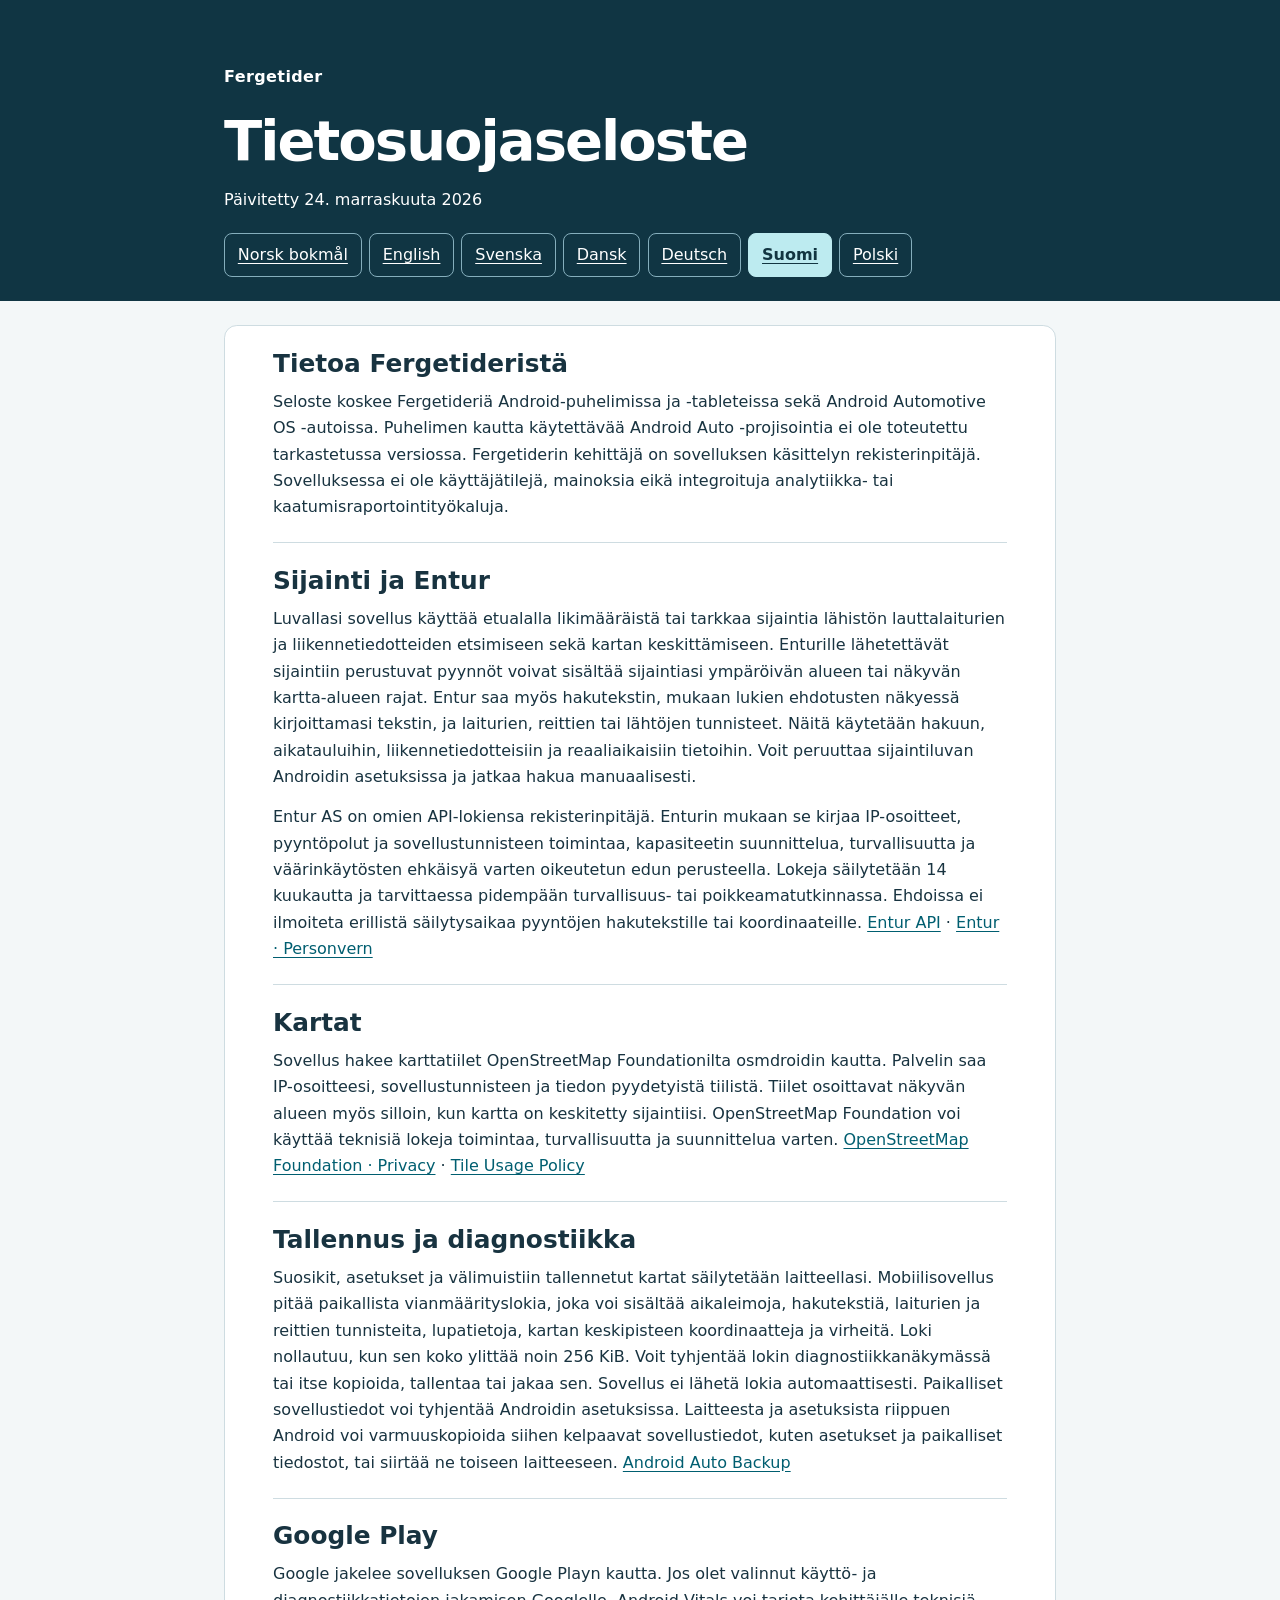
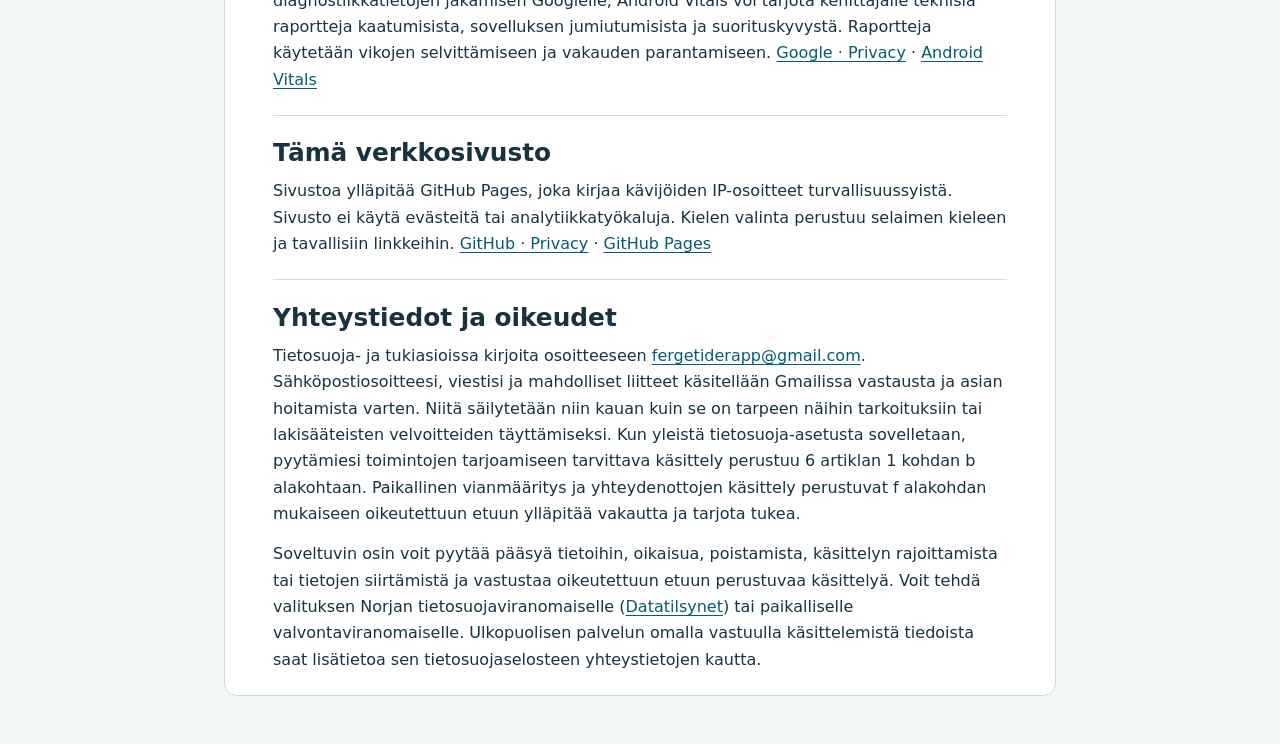
<file: privacy-fi.html>
<!doctype html>
<html lang="fi">
<head>
  <meta charset="utf-8">
  <meta name="viewport" content="width=device-width, initial-scale=1">
  <title>Tietosuojaseloste | Fergetider</title>
  <link rel="stylesheet" href="style.css">
  <link rel="alternate" hreflang="nb" href="privacy-no.html">
  <link rel="alternate" hreflang="en" href="privacy-en.html">
  <link rel="alternate" hreflang="sv" href="privacy-sv.html">
  <link rel="alternate" hreflang="da" href="privacy-da.html">
  <link rel="alternate" hreflang="de" href="privacy-de.html">
  <link rel="alternate" hreflang="fi" href="privacy-fi.html">
  <link rel="alternate" hreflang="pl" href="privacy-pl.html">
  <link rel="alternate" hreflang="x-default" href="./">
</head>
<body>
  <header class="masthead">
    <div class="wrap">
      <span class="brand">Fergetider</span>
      <h1>Tietosuojaseloste</h1>
      <p class="date"><time datetime="2026-11-24">Päivitetty 24. marraskuuta 2026</time></p>
      <nav aria-label="Kieli">
        <ul>
          <li><a lang="nb" hreflang="nb" href="privacy-no.html">Norsk bokmål</a></li>
          <li><a lang="en" hreflang="en" href="privacy-en.html">English</a></li>
          <li><a lang="sv" hreflang="sv" href="privacy-sv.html">Svenska</a></li>
          <li><a lang="da" hreflang="da" href="privacy-da.html">Dansk</a></li>
          <li><a lang="de" hreflang="de" href="privacy-de.html">Deutsch</a></li>
          <li><a lang="fi" hreflang="fi" href="privacy-fi.html" aria-current="page">Suomi</a></li>
          <li><a lang="pl" hreflang="pl" href="privacy-pl.html">Polski</a></li>
        </ul>
      </nav>
    </div>
  </header>
  <main class="wrap">
    <article>
      <section>
        <h2>Tietoa Fergetideristä</h2>
        <p>Seloste koskee Fergetideriä Android-puhelimissa ja -tableteissa sekä Android Automotive OS -autoissa. Puhelimen kautta käytettävää Android Auto -projisointia ei ole toteutettu tarkastetussa versiossa. Fergetiderin kehittäjä on sovelluksen käsittelyn rekisterinpitäjä. Sovelluksessa ei ole käyttäjätilejä, mainoksia eikä integroituja analytiikka- tai kaatumisraportointityökaluja.</p>
      </section>
      <section>
        <h2>Sijainti ja Entur</h2>
        <p>Luvallasi sovellus käyttää etualalla likimääräistä tai tarkkaa sijaintia lähistön lauttalaiturien ja liikennetiedotteiden etsimiseen sekä kartan keskittämiseen. Enturille lähetettävät sijaintiin perustuvat pyynnöt voivat sisältää sijaintiasi ympäröivän alueen tai näkyvän kartta-alueen rajat. Entur saa myös hakutekstin, mukaan lukien ehdotusten näkyessä kirjoittamasi tekstin, ja laiturien, reittien tai lähtöjen tunnisteet. Näitä käytetään hakuun, aikatauluihin, liikennetiedotteisiin ja reaaliaikaisiin tietoihin. Voit peruuttaa sijaintiluvan Androidin asetuksissa ja jatkaa hakua manuaalisesti.</p>
        <p>Entur AS on omien API-lokiensa rekisterinpitäjä. Enturin mukaan se kirjaa IP-osoitteet, pyyntöpolut ja sovellustunnisteen toimintaa, kapasiteetin suunnittelua, turvallisuutta ja väärinkäytösten ehkäisyä varten oikeutetun edun perusteella. Lokeja säilytetään 14 kuukautta ja tarvittaessa pidempään turvallisuus- tai poikkeamatutkinnassa. Ehdoissa ei ilmoiteta erillistä säilytysaikaa pyyntöjen hakutekstille tai koordinaateille. <a href="https://developer.entur.no/terms-of-service">Entur API</a> · <a href="https://om.entur.no/personvern/">Entur · Personvern</a></p>
      </section>
      <section>
        <h2>Kartat</h2>
        <p>Sovellus hakee karttatiilet OpenStreetMap Foundationilta osmdroidin kautta. Palvelin saa IP-osoitteesi, sovellustunnisteen ja tiedon pyydetyistä tiilistä. Tiilet osoittavat näkyvän alueen myös silloin, kun kartta on keskitetty sijaintiisi. OpenStreetMap Foundation voi käyttää teknisiä lokeja toimintaa, turvallisuutta ja suunnittelua varten. <a href="https://osmfoundation.org/wiki/Privacy_Policy">OpenStreetMap Foundation · Privacy</a> · <a href="https://operations.osmfoundation.org/policies/tiles/">Tile Usage Policy</a></p>
      </section>
      <section>
        <h2>Tallennus ja diagnostiikka</h2>
        <p>Suosikit, asetukset ja välimuistiin tallennetut kartat säilytetään laitteellasi. Mobiilisovellus pitää paikallista vianmäärityslokia, joka voi sisältää aikaleimoja, hakutekstiä, laiturien ja reittien tunnisteita, lupatietoja, kartan keskipisteen koordinaatteja ja virheitä. Loki nollautuu, kun sen koko ylittää noin 256 KiB. Voit tyhjentää lokin diagnostiikkanäkymässä tai itse kopioida, tallentaa tai jakaa sen. Sovellus ei lähetä lokia automaattisesti. Paikalliset sovellustiedot voi tyhjentää Androidin asetuksissa. Laitteesta ja asetuksista riippuen Android voi varmuuskopioida siihen kelpaavat sovellustiedot, kuten asetukset ja paikalliset tiedostot, tai siirtää ne toiseen laitteeseen. <a href="https://developer.android.com/identity/data/autobackup">Android Auto Backup</a></p>
      </section>
      <section>
        <h2>Google Play</h2>
        <p>Google jakelee sovelluksen Google Playn kautta. Jos olet valinnut käyttö- ja diagnostiikkatietojen jakamisen Googlelle, Android Vitals voi tarjota kehittäjälle teknisiä raportteja kaatumisista, sovelluksen jumiutumisista ja suorituskyvystä. Raportteja käytetään vikojen selvittämiseen ja vakauden parantamiseen. <a href="https://policies.google.com/privacy">Google · Privacy</a> · <a href="https://support.google.com/googleplay/android-developer/answer/9844486">Android Vitals</a></p>
      </section>
      <section>
        <h2>Tämä verkkosivusto</h2>
        <p>Sivustoa ylläpitää GitHub Pages, joka kirjaa kävijöiden IP-osoitteet turvallisuussyistä. Sivusto ei käytä evästeitä tai analytiikkatyökaluja. Kielen valinta perustuu selaimen kieleen ja tavallisiin linkkeihin. <a href="https://docs.github.com/en/site-policy/privacy-policies/github-general-privacy-statement">GitHub · Privacy</a> · <a href="https://docs.github.com/en/pages/getting-started-with-github-pages/what-is-github-pages#data-collection">GitHub Pages</a></p>
      </section>
      <section>
        <h2>Yhteystiedot ja oikeudet</h2>
        <p>Tietosuoja- ja tukiasioissa kirjoita osoitteeseen <a href="mailto:fergetiderapp@gmail.com">fergetiderapp@gmail.com</a>. Sähköpostiosoitteesi, viestisi ja mahdolliset liitteet käsitellään Gmailissa vastausta ja asian hoitamista varten. Niitä säilytetään niin kauan kuin se on tarpeen näihin tarkoituksiin tai lakisääteisten velvoitteiden täyttämiseksi. Kun yleistä tietosuoja-asetusta sovelletaan, pyytämiesi toimintojen tarjoamiseen tarvittava käsittely perustuu 6 artiklan 1 kohdan b alakohtaan. Paikallinen vianmääritys ja yhteydenottojen käsittely perustuvat f alakohdan mukaiseen oikeutettuun etuun ylläpitää vakautta ja tarjota tukea.</p>
        <p>Soveltuvin osin voit pyytää pääsyä tietoihin, oikaisua, poistamista, käsittelyn rajoittamista tai tietojen siirtämistä ja vastustaa oikeutettuun etuun perustuvaa käsittelyä. Voit tehdä valituksen Norjan tietosuojaviranomaiselle (<a href="https://www.datatilsynet.no/om-datatilsynet/kontakt-oss/klage-til-datatilsynet/">Datatilsynet</a>) tai paikalliselle valvontaviranomaiselle. Ulkopuolisen palvelun omalla vastuulla käsittelemistä tiedoista saat lisätietoa sen tietosuojaselosteen yhteystietojen kautta.</p>
      </section>
    </article>
  </main>
</body>
</html>
</file>
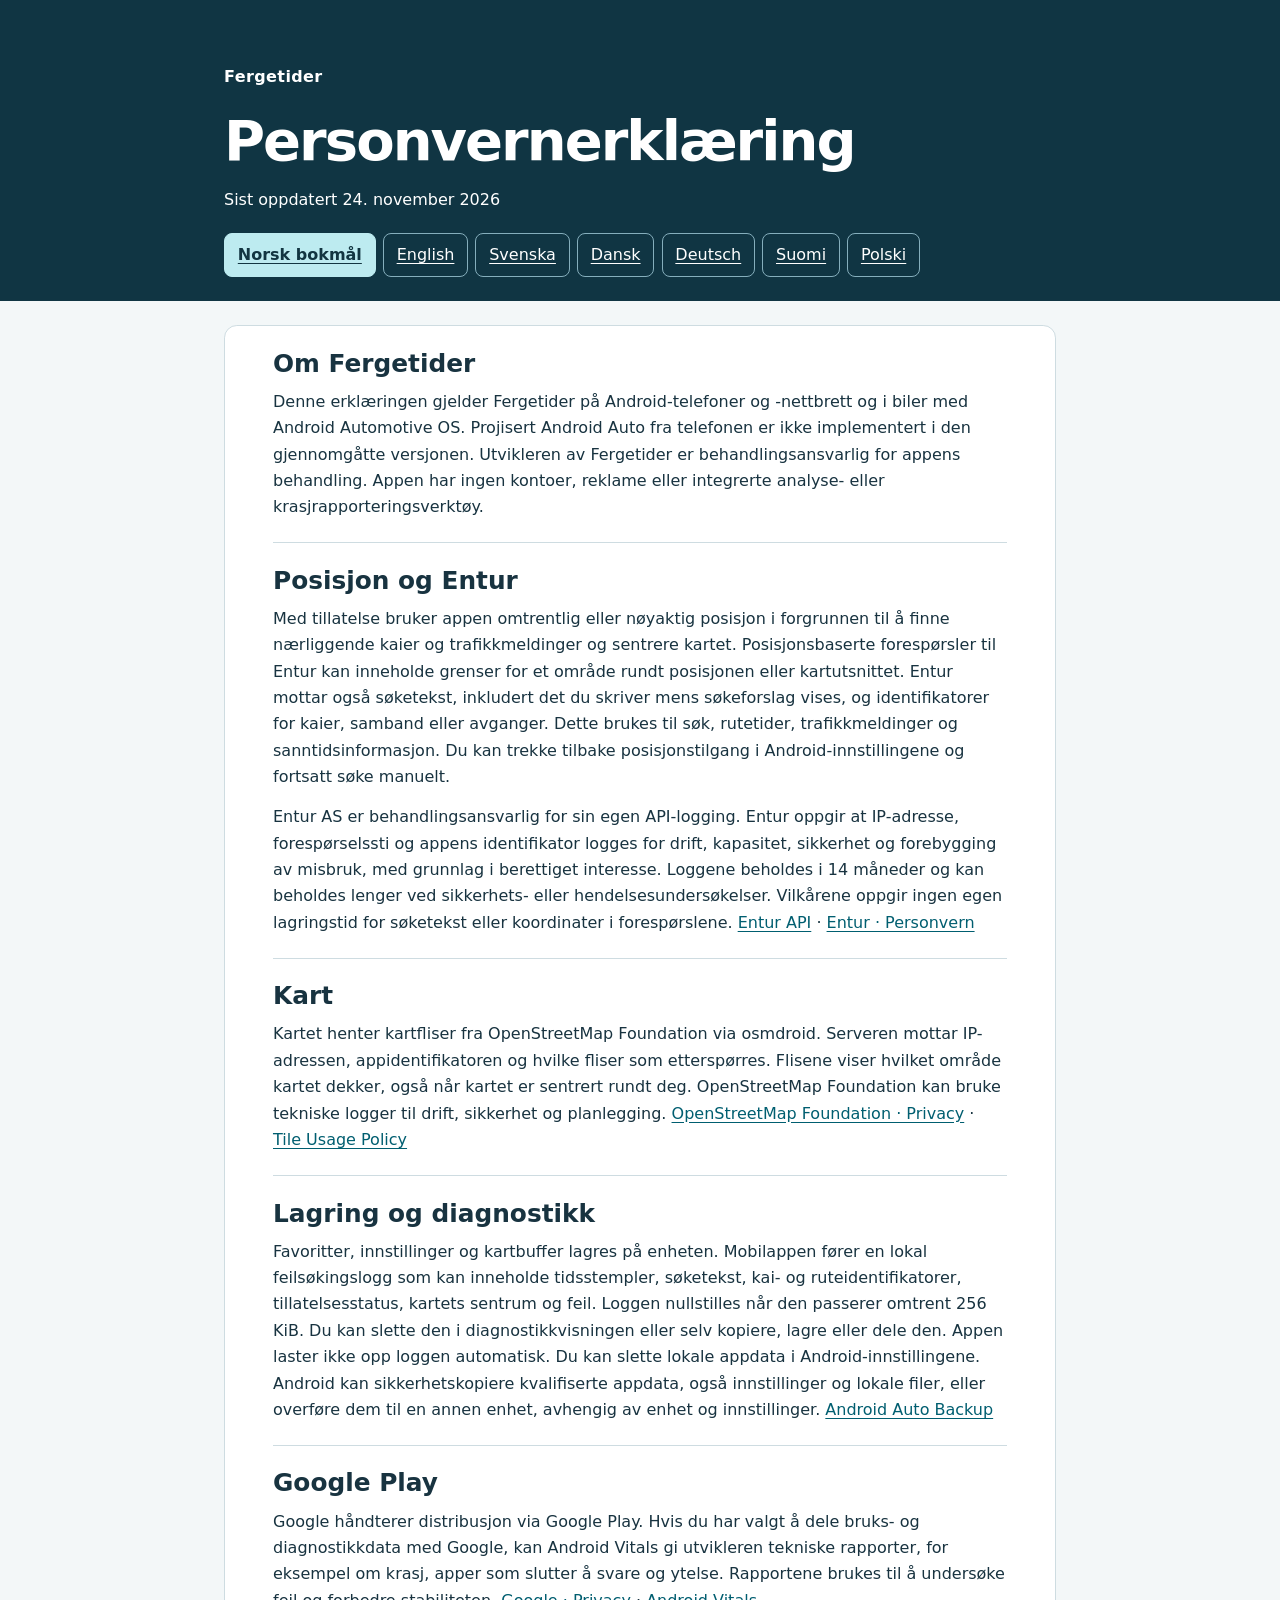
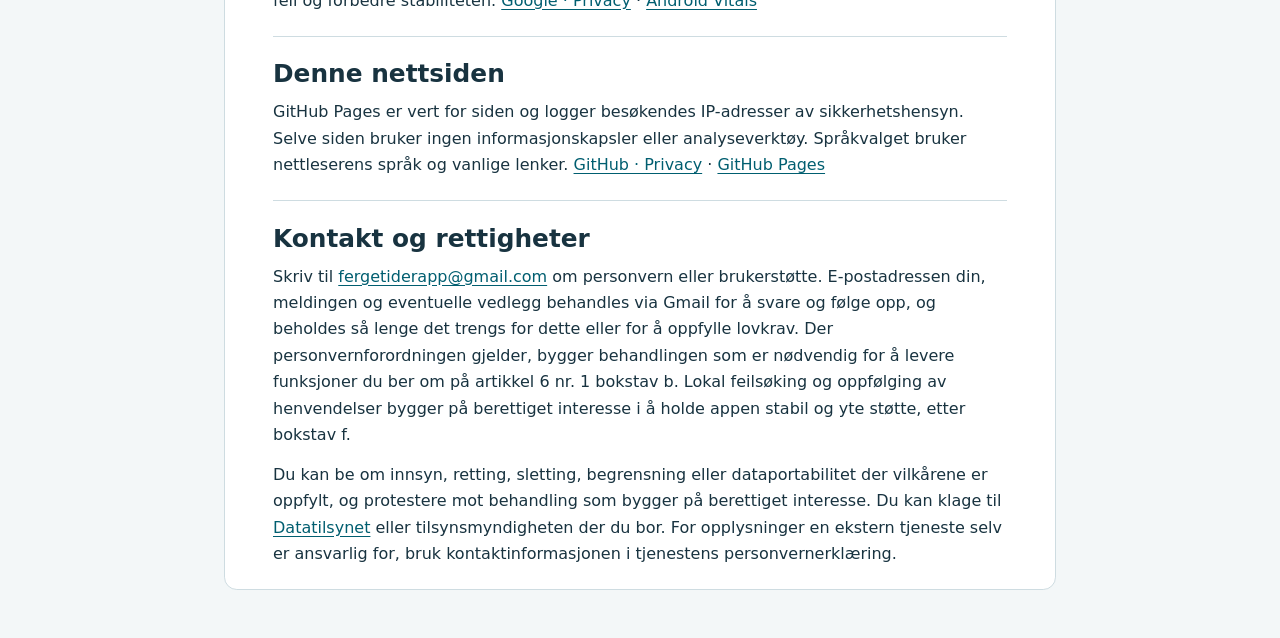
<file: privacy-no.html>
<!doctype html>
<html lang="nb">
<head>
  <meta charset="utf-8">
  <meta name="viewport" content="width=device-width, initial-scale=1">
  <title>Personvernerklæring | Fergetider</title>
  <link rel="stylesheet" href="style.css">
  <link rel="alternate" hreflang="nb" href="privacy-no.html">
  <link rel="alternate" hreflang="en" href="privacy-en.html">
  <link rel="alternate" hreflang="sv" href="privacy-sv.html">
  <link rel="alternate" hreflang="da" href="privacy-da.html">
  <link rel="alternate" hreflang="de" href="privacy-de.html">
  <link rel="alternate" hreflang="fi" href="privacy-fi.html">
  <link rel="alternate" hreflang="pl" href="privacy-pl.html">
  <link rel="alternate" hreflang="x-default" href="./">
</head>
<body>
  <header class="masthead">
    <div class="wrap">
      <span class="brand">Fergetider</span>
      <h1>Personvernerklæring</h1>
      <p class="date"><time datetime="2026-11-24">Sist oppdatert 24. november 2026</time></p>
      <nav aria-label="Språk">
        <ul>
          <li><a lang="nb" hreflang="nb" href="privacy-no.html" aria-current="page">Norsk bokmål</a></li>
          <li><a lang="en" hreflang="en" href="privacy-en.html">English</a></li>
          <li><a lang="sv" hreflang="sv" href="privacy-sv.html">Svenska</a></li>
          <li><a lang="da" hreflang="da" href="privacy-da.html">Dansk</a></li>
          <li><a lang="de" hreflang="de" href="privacy-de.html">Deutsch</a></li>
          <li><a lang="fi" hreflang="fi" href="privacy-fi.html">Suomi</a></li>
          <li><a lang="pl" hreflang="pl" href="privacy-pl.html">Polski</a></li>
        </ul>
      </nav>
    </div>
  </header>
  <main class="wrap">
    <article>
      <section>
        <h2>Om Fergetider</h2>
        <p>Denne erklæringen gjelder Fergetider på Android-telefoner og -nettbrett og i biler med Android Automotive OS. Projisert Android Auto fra telefonen er ikke implementert i den gjennomgåtte versjonen. Utvikleren av Fergetider er behandlingsansvarlig for appens behandling. Appen har ingen kontoer, reklame eller integrerte analyse- eller krasjrapporteringsverktøy.</p>
      </section>
      <section>
        <h2>Posisjon og Entur</h2>
        <p>Med tillatelse bruker appen omtrentlig eller nøyaktig posisjon i forgrunnen til å finne nærliggende kaier og trafikkmeldinger og sentrere kartet. Posisjonsbaserte forespørsler til Entur kan inneholde grenser for et område rundt posisjonen eller kartutsnittet. Entur mottar også søketekst, inkludert det du skriver mens søkeforslag vises, og identifikatorer for kaier, samband eller avganger. Dette brukes til søk, rutetider, trafikkmeldinger og sanntidsinformasjon. Du kan trekke tilbake posisjonstilgang i Android-innstillingene og fortsatt søke manuelt.</p>
        <p>Entur AS er behandlingsansvarlig for sin egen API-logging. Entur oppgir at IP-adresse, forespørselssti og appens identifikator logges for drift, kapasitet, sikkerhet og forebygging av misbruk, med grunnlag i berettiget interesse. Loggene beholdes i 14 måneder og kan beholdes lenger ved sikkerhets- eller hendelsesundersøkelser. Vilkårene oppgir ingen egen lagringstid for søketekst eller koordinater i forespørslene. <a href="https://developer.entur.no/terms-of-service">Entur API</a> · <a href="https://om.entur.no/personvern/">Entur · Personvern</a></p>
      </section>
      <section>
        <h2>Kart</h2>
        <p>Kartet henter kartfliser fra OpenStreetMap Foundation via osmdroid. Serveren mottar IP-adressen, appidentifikatoren og hvilke fliser som etterspørres. Flisene viser hvilket område kartet dekker, også når kartet er sentrert rundt deg. OpenStreetMap Foundation kan bruke tekniske logger til drift, sikkerhet og planlegging. <a href="https://osmfoundation.org/wiki/Privacy_Policy">OpenStreetMap Foundation · Privacy</a> · <a href="https://operations.osmfoundation.org/policies/tiles/">Tile Usage Policy</a></p>
      </section>
      <section>
        <h2>Lagring og diagnostikk</h2>
        <p>Favoritter, innstillinger og kartbuffer lagres på enheten. Mobilappen fører en lokal feilsøkingslogg som kan inneholde tidsstempler, søketekst, kai- og ruteidentifikatorer, tillatelsesstatus, kartets sentrum og feil. Loggen nullstilles når den passerer omtrent 256 KiB. Du kan slette den i diagnostikkvisningen eller selv kopiere, lagre eller dele den. Appen laster ikke opp loggen automatisk. Du kan slette lokale appdata i Android-innstillingene. Android kan sikkerhetskopiere kvalifiserte appdata, også innstillinger og lokale filer, eller overføre dem til en annen enhet, avhengig av enhet og innstillinger. <a href="https://developer.android.com/identity/data/autobackup">Android Auto Backup</a></p>
      </section>
      <section>
        <h2>Google Play</h2>
        <p>Google håndterer distribusjon via Google Play. Hvis du har valgt å dele bruks- og diagnostikkdata med Google, kan Android Vitals gi utvikleren tekniske rapporter, for eksempel om krasj, apper som slutter å svare og ytelse. Rapportene brukes til å undersøke feil og forbedre stabiliteten. <a href="https://policies.google.com/privacy">Google · Privacy</a> · <a href="https://support.google.com/googleplay/android-developer/answer/9844486">Android Vitals</a></p>
      </section>
      <section>
        <h2>Denne nettsiden</h2>
        <p>GitHub Pages er vert for siden og logger besøkendes IP-adresser av sikkerhetshensyn. Selve siden bruker ingen informasjonskapsler eller analyseverktøy. Språkvalget bruker nettleserens språk og vanlige lenker. <a href="https://docs.github.com/en/site-policy/privacy-policies/github-general-privacy-statement">GitHub · Privacy</a> · <a href="https://docs.github.com/en/pages/getting-started-with-github-pages/what-is-github-pages#data-collection">GitHub Pages</a></p>
      </section>
      <section>
        <h2>Kontakt og rettigheter</h2>
        <p>Skriv til <a href="mailto:fergetiderapp@gmail.com">fergetiderapp@gmail.com</a> om personvern eller brukerstøtte. E-postadressen din, meldingen og eventuelle vedlegg behandles via Gmail for å svare og følge opp, og beholdes så lenge det trengs for dette eller for å oppfylle lovkrav. Der personvernforordningen gjelder, bygger behandlingen som er nødvendig for å levere funksjoner du ber om på artikkel 6 nr. 1 bokstav b. Lokal feilsøking og oppfølging av henvendelser bygger på berettiget interesse i å holde appen stabil og yte støtte, etter bokstav f.</p>
        <p>Du kan be om innsyn, retting, sletting, begrensning eller dataportabilitet der vilkårene er oppfylt, og protestere mot behandling som bygger på berettiget interesse. Du kan klage til <a href="https://www.datatilsynet.no/om-datatilsynet/kontakt-oss/klage-til-datatilsynet/">Datatilsynet</a> eller tilsynsmyndigheten der du bor. For opplysninger en ekstern tjeneste selv er ansvarlig for, bruk kontaktinformasjonen i tjenestens personvernerklæring.</p>
      </section>
    </article>
  </main>
</body>
</html>
</file>
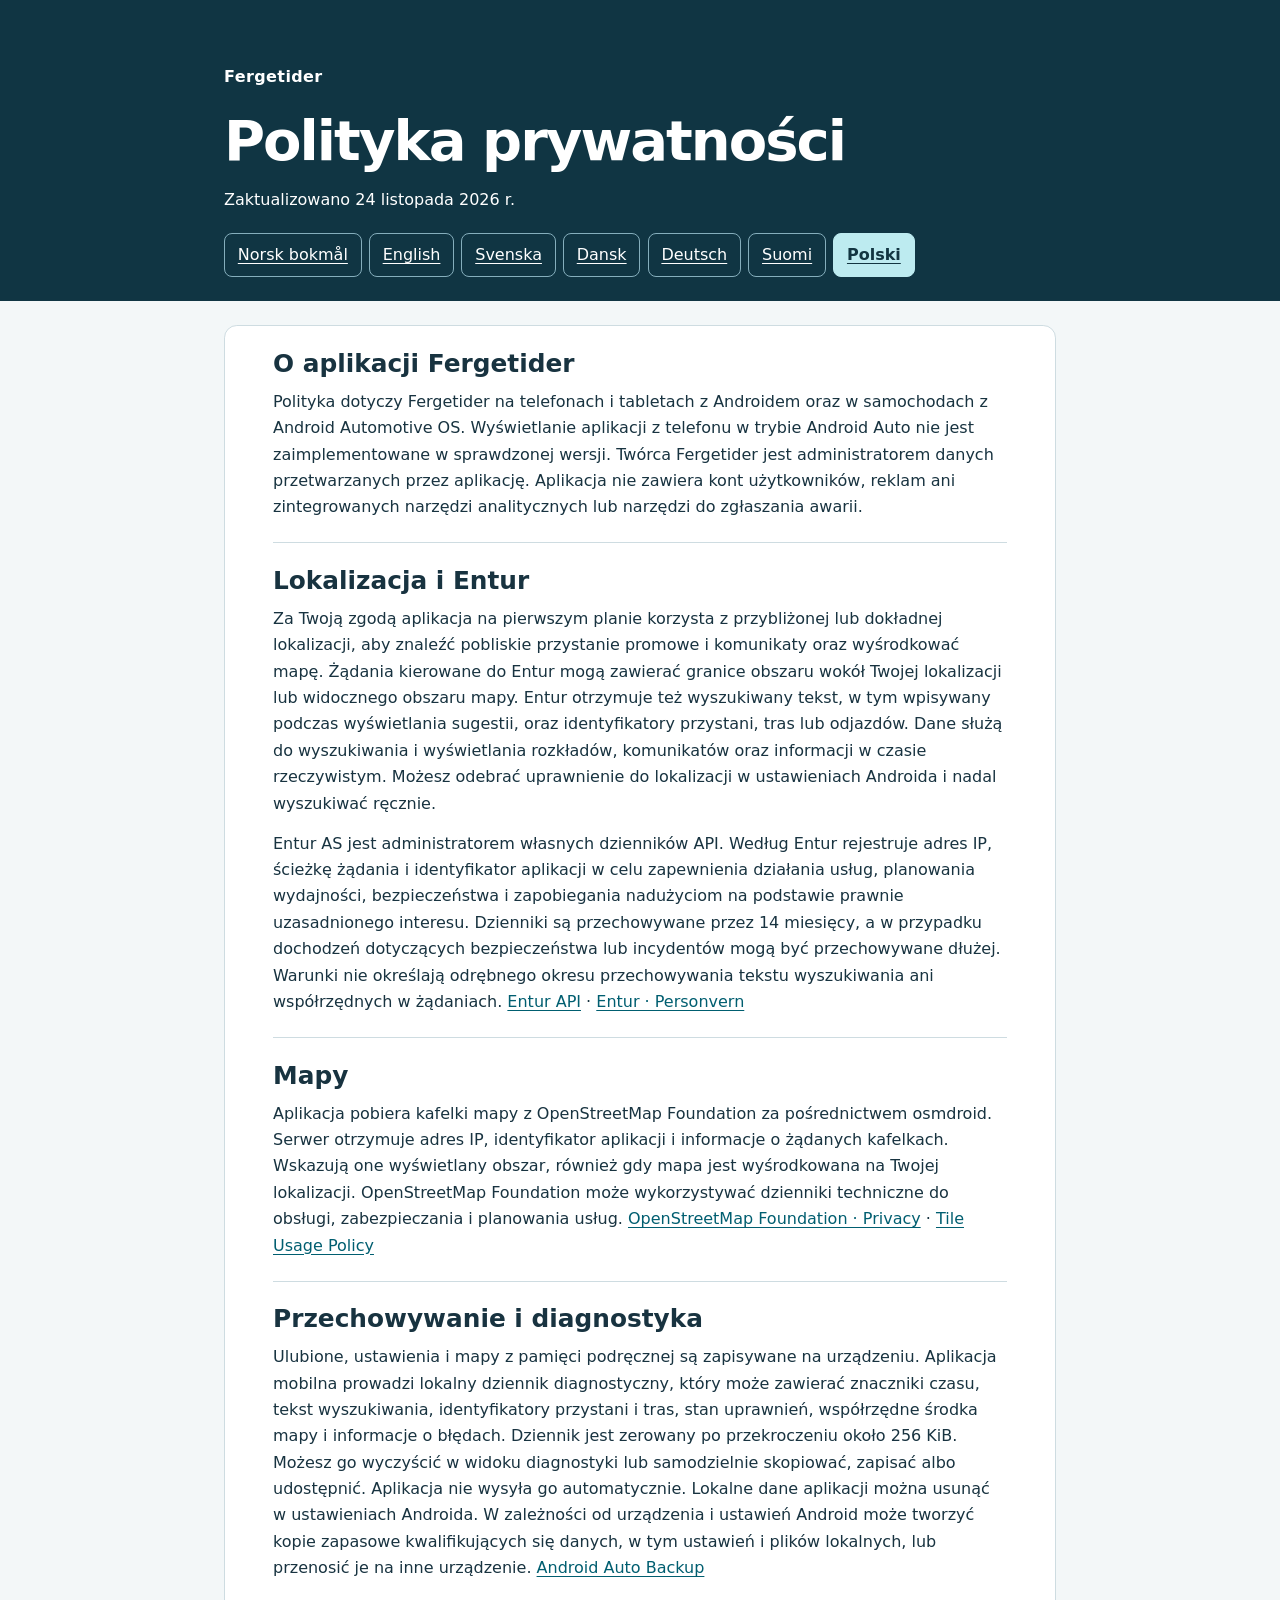
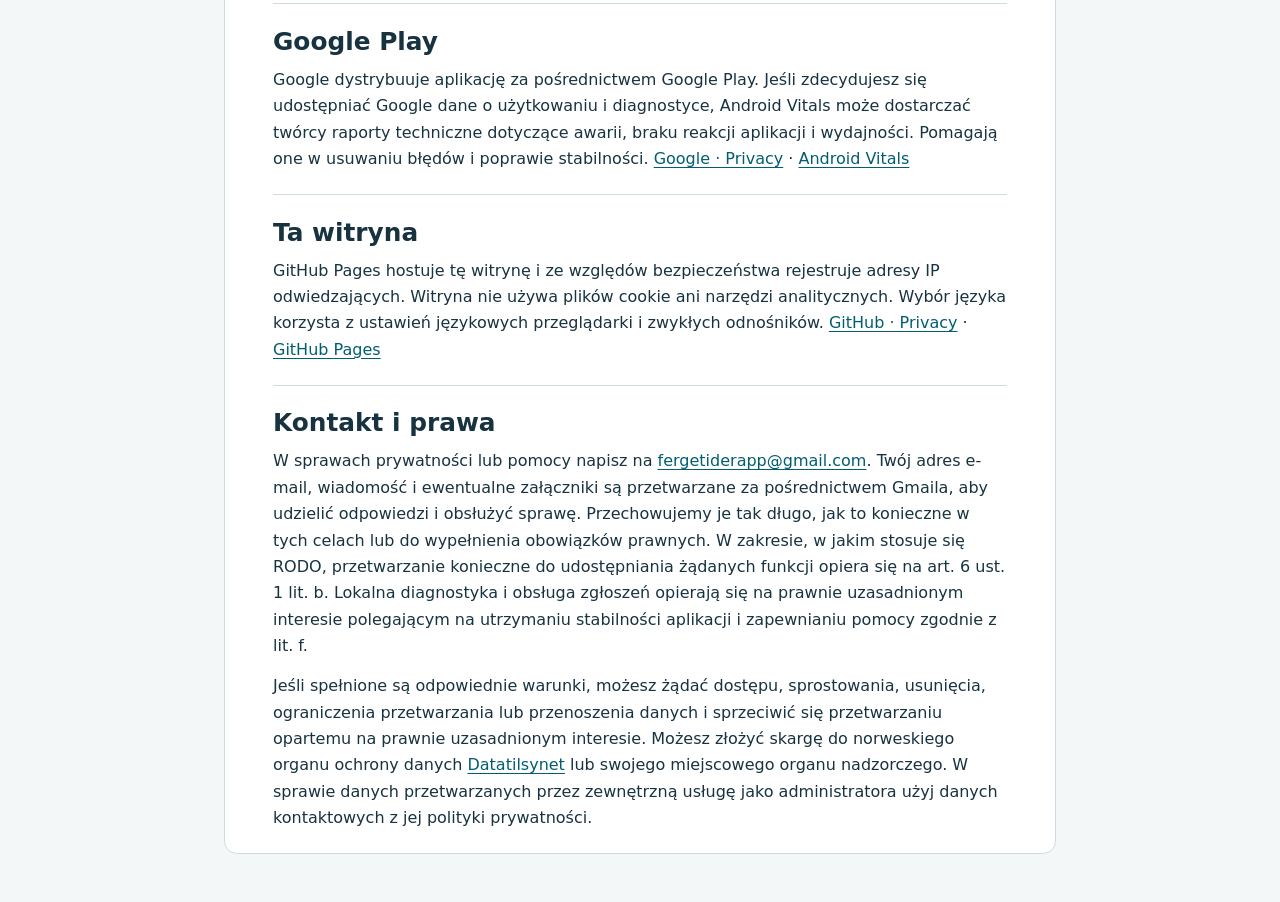
<file: privacy-pl.html>
<!doctype html>
<html lang="pl">
<head>
  <meta charset="utf-8">
  <meta name="viewport" content="width=device-width, initial-scale=1">
  <title>Polityka prywatności | Fergetider</title>
  <link rel="stylesheet" href="style.css">
  <link rel="alternate" hreflang="nb" href="privacy-no.html">
  <link rel="alternate" hreflang="en" href="privacy-en.html">
  <link rel="alternate" hreflang="sv" href="privacy-sv.html">
  <link rel="alternate" hreflang="da" href="privacy-da.html">
  <link rel="alternate" hreflang="de" href="privacy-de.html">
  <link rel="alternate" hreflang="fi" href="privacy-fi.html">
  <link rel="alternate" hreflang="pl" href="privacy-pl.html">
  <link rel="alternate" hreflang="x-default" href="./">
</head>
<body>
  <header class="masthead">
    <div class="wrap">
      <span class="brand">Fergetider</span>
      <h1>Polityka prywatności</h1>
      <p class="date"><time datetime="2026-11-24">Zaktualizowano 24 listopada 2026 r.</time></p>
      <nav aria-label="Język">
        <ul>
          <li><a lang="nb" hreflang="nb" href="privacy-no.html">Norsk bokmål</a></li>
          <li><a lang="en" hreflang="en" href="privacy-en.html">English</a></li>
          <li><a lang="sv" hreflang="sv" href="privacy-sv.html">Svenska</a></li>
          <li><a lang="da" hreflang="da" href="privacy-da.html">Dansk</a></li>
          <li><a lang="de" hreflang="de" href="privacy-de.html">Deutsch</a></li>
          <li><a lang="fi" hreflang="fi" href="privacy-fi.html">Suomi</a></li>
          <li><a lang="pl" hreflang="pl" href="privacy-pl.html" aria-current="page">Polski</a></li>
        </ul>
      </nav>
    </div>
  </header>
  <main class="wrap">
    <article>
      <section>
        <h2>O aplikacji Fergetider</h2>
        <p>Polityka dotyczy Fergetider na telefonach i tabletach z Androidem oraz w samochodach z Android Automotive OS. Wyświetlanie aplikacji z telefonu w trybie Android Auto nie jest zaimplementowane w sprawdzonej wersji. Twórca Fergetider jest administratorem danych przetwarzanych przez aplikację. Aplikacja nie zawiera kont użytkowników, reklam ani zintegrowanych narzędzi analitycznych lub narzędzi do zgłaszania awarii.</p>
      </section>
      <section>
        <h2>Lokalizacja i Entur</h2>
        <p>Za Twoją zgodą aplikacja na pierwszym planie korzysta z przybliżonej lub dokładnej lokalizacji, aby znaleźć pobliskie przystanie promowe i komunikaty oraz wyśrodkować mapę. Żądania kierowane do Entur mogą zawierać granice obszaru wokół Twojej lokalizacji lub widocznego obszaru mapy. Entur otrzymuje też wyszukiwany tekst, w tym wpisywany podczas wyświetlania sugestii, oraz identyfikatory przystani, tras lub odjazdów. Dane służą do wyszukiwania i wyświetlania rozkładów, komunikatów oraz informacji w czasie rzeczywistym. Możesz odebrać uprawnienie do lokalizacji w ustawieniach Androida i nadal wyszukiwać ręcznie.</p>
        <p>Entur AS jest administratorem własnych dzienników API. Według Entur rejestruje adres IP, ścieżkę żądania i identyfikator aplikacji w celu zapewnienia działania usług, planowania wydajności, bezpieczeństwa i zapobiegania nadużyciom na podstawie prawnie uzasadnionego interesu. Dzienniki są przechowywane przez 14 miesięcy, a w przypadku dochodzeń dotyczących bezpieczeństwa lub incydentów mogą być przechowywane dłużej. Warunki nie określają odrębnego okresu przechowywania tekstu wyszukiwania ani współrzędnych w żądaniach. <a href="https://developer.entur.no/terms-of-service">Entur API</a> · <a href="https://om.entur.no/personvern/">Entur · Personvern</a></p>
      </section>
      <section>
        <h2>Mapy</h2>
        <p>Aplikacja pobiera kafelki mapy z OpenStreetMap Foundation za pośrednictwem osmdroid. Serwer otrzymuje adres IP, identyfikator aplikacji i informacje o żądanych kafelkach. Wskazują one wyświetlany obszar, również gdy mapa jest wyśrodkowana na Twojej lokalizacji. OpenStreetMap Foundation może wykorzystywać dzienniki techniczne do obsługi, zabezpieczania i planowania usług. <a href="https://osmfoundation.org/wiki/Privacy_Policy">OpenStreetMap Foundation · Privacy</a> · <a href="https://operations.osmfoundation.org/policies/tiles/">Tile Usage Policy</a></p>
      </section>
      <section>
        <h2>Przechowywanie i diagnostyka</h2>
        <p>Ulubione, ustawienia i mapy z pamięci podręcznej są zapisywane na urządzeniu. Aplikacja mobilna prowadzi lokalny dziennik diagnostyczny, który może zawierać znaczniki czasu, tekst wyszukiwania, identyfikatory przystani i tras, stan uprawnień, współrzędne środka mapy i informacje o błędach. Dziennik jest zerowany po przekroczeniu około 256 KiB. Możesz go wyczyścić w widoku diagnostyki lub samodzielnie skopiować, zapisać albo udostępnić. Aplikacja nie wysyła go automatycznie. Lokalne dane aplikacji można usunąć w ustawieniach Androida. W zależności od urządzenia i ustawień Android może tworzyć kopie zapasowe kwalifikujących się danych, w tym ustawień i plików lokalnych, lub przenosić je na inne urządzenie. <a href="https://developer.android.com/identity/data/autobackup">Android Auto Backup</a></p>
      </section>
      <section>
        <h2>Google Play</h2>
        <p>Google dystrybuuje aplikację za pośrednictwem Google Play. Jeśli zdecydujesz się udostępniać Google dane o użytkowaniu i diagnostyce, Android Vitals może dostarczać twórcy raporty techniczne dotyczące awarii, braku reakcji aplikacji i wydajności. Pomagają one w usuwaniu błędów i poprawie stabilności. <a href="https://policies.google.com/privacy">Google · Privacy</a> · <a href="https://support.google.com/googleplay/android-developer/answer/9844486">Android Vitals</a></p>
      </section>
      <section>
        <h2>Ta witryna</h2>
        <p>GitHub Pages hostuje tę witrynę i ze względów bezpieczeństwa rejestruje adresy IP odwiedzających. Witryna nie używa plików cookie ani narzędzi analitycznych. Wybór języka korzysta z ustawień językowych przeglądarki i zwykłych odnośników. <a href="https://docs.github.com/en/site-policy/privacy-policies/github-general-privacy-statement">GitHub · Privacy</a> · <a href="https://docs.github.com/en/pages/getting-started-with-github-pages/what-is-github-pages#data-collection">GitHub Pages</a></p>
      </section>
      <section>
        <h2>Kontakt i prawa</h2>
        <p>W sprawach prywatności lub pomocy napisz na <a href="mailto:fergetiderapp@gmail.com">fergetiderapp@gmail.com</a>. Twój adres e-mail, wiadomość i ewentualne załączniki są przetwarzane za pośrednictwem Gmaila, aby udzielić odpowiedzi i obsłużyć sprawę. Przechowujemy je tak długo, jak to konieczne w tych celach lub do wypełnienia obowiązków prawnych. W zakresie, w jakim stosuje się RODO, przetwarzanie konieczne do udostępniania żądanych funkcji opiera się na art. 6 ust. 1 lit. b. Lokalna diagnostyka i obsługa zgłoszeń opierają się na prawnie uzasadnionym interesie polegającym na utrzymaniu stabilności aplikacji i zapewnianiu pomocy zgodnie z lit. f.</p>
        <p>Jeśli spełnione są odpowiednie warunki, możesz żądać dostępu, sprostowania, usunięcia, ograniczenia przetwarzania lub przenoszenia danych i sprzeciwić się przetwarzaniu opartemu na prawnie uzasadnionym interesie. Możesz złożyć skargę do norweskiego organu ochrony danych <a href="https://www.datatilsynet.no/om-datatilsynet/kontakt-oss/klage-til-datatilsynet/">Datatilsynet</a> lub swojego miejscowego organu nadzorczego. W sprawie danych przetwarzanych przez zewnętrzną usługę jako administratora użyj danych kontaktowych z jej polityki prywatności.</p>
      </section>
    </article>
  </main>
</body>
</html>
</file>
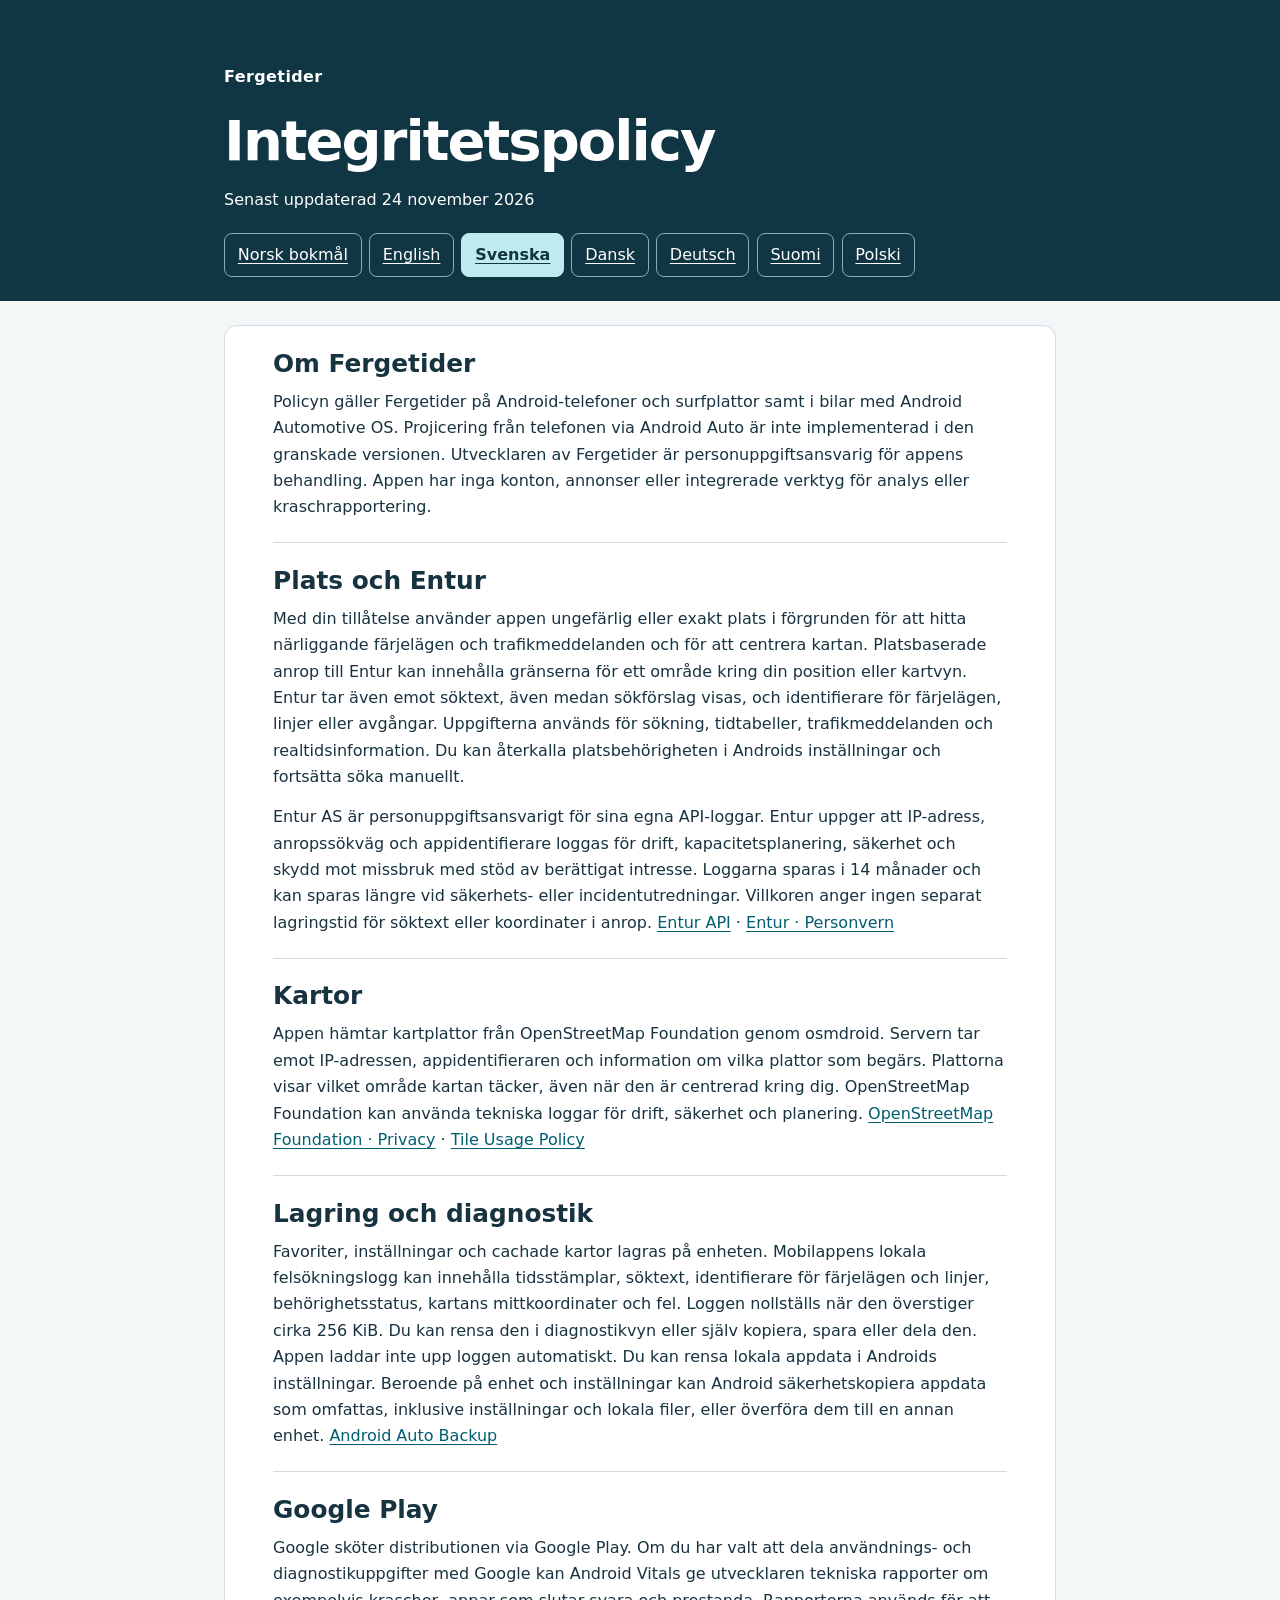
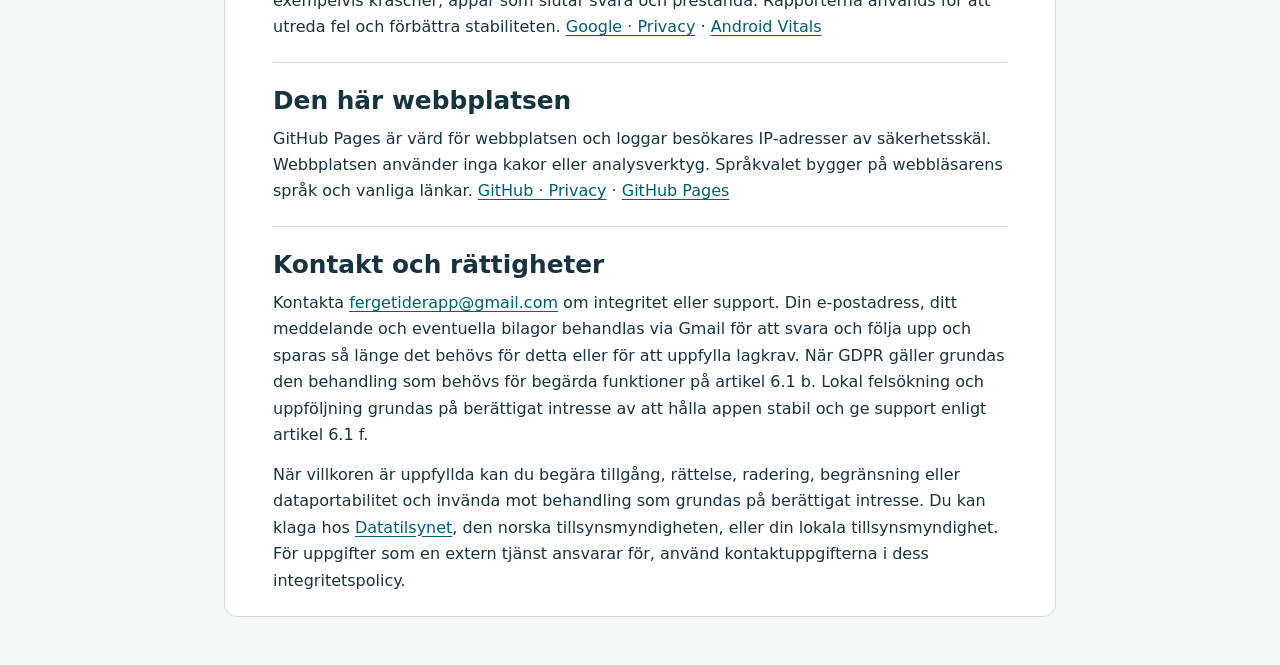
<file: privacy-sv.html>
<!doctype html>
<html lang="sv">
<head>
  <meta charset="utf-8">
  <meta name="viewport" content="width=device-width, initial-scale=1">
  <title>Integritetspolicy | Fergetider</title>
  <link rel="stylesheet" href="style.css">
  <link rel="alternate" hreflang="nb" href="privacy-no.html">
  <link rel="alternate" hreflang="en" href="privacy-en.html">
  <link rel="alternate" hreflang="sv" href="privacy-sv.html">
  <link rel="alternate" hreflang="da" href="privacy-da.html">
  <link rel="alternate" hreflang="de" href="privacy-de.html">
  <link rel="alternate" hreflang="fi" href="privacy-fi.html">
  <link rel="alternate" hreflang="pl" href="privacy-pl.html">
  <link rel="alternate" hreflang="x-default" href="./">
</head>
<body>
  <header class="masthead">
    <div class="wrap">
      <span class="brand">Fergetider</span>
      <h1>Integritetspolicy</h1>
      <p class="date"><time datetime="2026-11-24">Senast uppdaterad 24 november 2026</time></p>
      <nav aria-label="Språk">
        <ul>
          <li><a lang="nb" hreflang="nb" href="privacy-no.html">Norsk bokmål</a></li>
          <li><a lang="en" hreflang="en" href="privacy-en.html">English</a></li>
          <li><a lang="sv" hreflang="sv" href="privacy-sv.html" aria-current="page">Svenska</a></li>
          <li><a lang="da" hreflang="da" href="privacy-da.html">Dansk</a></li>
          <li><a lang="de" hreflang="de" href="privacy-de.html">Deutsch</a></li>
          <li><a lang="fi" hreflang="fi" href="privacy-fi.html">Suomi</a></li>
          <li><a lang="pl" hreflang="pl" href="privacy-pl.html">Polski</a></li>
        </ul>
      </nav>
    </div>
  </header>
  <main class="wrap">
    <article>
      <section>
        <h2>Om Fergetider</h2>
        <p>Policyn gäller Fergetider på Android-telefoner och surfplattor samt i bilar med Android Automotive OS. Projicering från telefonen via Android Auto är inte implementerad i den granskade versionen. Utvecklaren av Fergetider är personuppgiftsansvarig för appens behandling. Appen har inga konton, annonser eller integrerade verktyg för analys eller kraschrapportering.</p>
      </section>
      <section>
        <h2>Plats och Entur</h2>
        <p>Med din tillåtelse använder appen ungefärlig eller exakt plats i förgrunden för att hitta närliggande färjelägen och trafikmeddelanden och för att centrera kartan. Platsbaserade anrop till Entur kan innehålla gränserna för ett område kring din position eller kartvyn. Entur tar även emot söktext, även medan sökförslag visas, och identifierare för färjelägen, linjer eller avgångar. Uppgifterna används för sökning, tidtabeller, trafikmeddelanden och realtidsinformation. Du kan återkalla platsbehörigheten i Androids inställningar och fortsätta söka manuellt.</p>
        <p>Entur AS är personuppgiftsansvarigt för sina egna API-loggar. Entur uppger att IP-adress, anropssökväg och appidentifierare loggas för drift, kapacitetsplanering, säkerhet och skydd mot missbruk med stöd av berättigat intresse. Loggarna sparas i 14 månader och kan sparas längre vid säkerhets- eller incidentutredningar. Villkoren anger ingen separat lagringstid för söktext eller koordinater i anrop. <a href="https://developer.entur.no/terms-of-service">Entur API</a> · <a href="https://om.entur.no/personvern/">Entur · Personvern</a></p>
      </section>
      <section>
        <h2>Kartor</h2>
        <p>Appen hämtar kartplattor från OpenStreetMap Foundation genom osmdroid. Servern tar emot IP-adressen, appidentifieraren och information om vilka plattor som begärs. Plattorna visar vilket område kartan täcker, även när den är centrerad kring dig. OpenStreetMap Foundation kan använda tekniska loggar för drift, säkerhet och planering. <a href="https://osmfoundation.org/wiki/Privacy_Policy">OpenStreetMap Foundation · Privacy</a> · <a href="https://operations.osmfoundation.org/policies/tiles/">Tile Usage Policy</a></p>
      </section>
      <section>
        <h2>Lagring och diagnostik</h2>
        <p>Favoriter, inställningar och cachade kartor lagras på enheten. Mobilappens lokala felsökningslogg kan innehålla tidsstämplar, söktext, identifierare för färjelägen och linjer, behörighetsstatus, kartans mittkoordinater och fel. Loggen nollställs när den överstiger cirka 256 KiB. Du kan rensa den i diagnostikvyn eller själv kopiera, spara eller dela den. Appen laddar inte upp loggen automatiskt. Du kan rensa lokala appdata i Androids inställningar. Beroende på enhet och inställningar kan Android säkerhetskopiera appdata som omfattas, inklusive inställningar och lokala filer, eller överföra dem till en annan enhet. <a href="https://developer.android.com/identity/data/autobackup">Android Auto Backup</a></p>
      </section>
      <section>
        <h2>Google Play</h2>
        <p>Google sköter distributionen via Google Play. Om du har valt att dela användnings- och diagnostikuppgifter med Google kan Android Vitals ge utvecklaren tekniska rapporter om exempelvis krascher, appar som slutar svara och prestanda. Rapporterna används för att utreda fel och förbättra stabiliteten. <a href="https://policies.google.com/privacy">Google · Privacy</a> · <a href="https://support.google.com/googleplay/android-developer/answer/9844486">Android Vitals</a></p>
      </section>
      <section>
        <h2>Den här webbplatsen</h2>
        <p>GitHub Pages är värd för webbplatsen och loggar besökares IP-adresser av säkerhetsskäl. Webbplatsen använder inga kakor eller analysverktyg. Språkvalet bygger på webbläsarens språk och vanliga länkar. <a href="https://docs.github.com/en/site-policy/privacy-policies/github-general-privacy-statement">GitHub · Privacy</a> · <a href="https://docs.github.com/en/pages/getting-started-with-github-pages/what-is-github-pages#data-collection">GitHub Pages</a></p>
      </section>
      <section>
        <h2>Kontakt och rättigheter</h2>
        <p>Kontakta <a href="mailto:fergetiderapp@gmail.com">fergetiderapp@gmail.com</a> om integritet eller support. Din e-postadress, ditt meddelande och eventuella bilagor behandlas via Gmail för att svara och följa upp och sparas så länge det behövs för detta eller för att uppfylla lagkrav. När GDPR gäller grundas den behandling som behövs för begärda funktioner på artikel 6.1 b. Lokal felsökning och uppföljning grundas på berättigat intresse av att hålla appen stabil och ge support enligt artikel 6.1 f.</p>
        <p>När villkoren är uppfyllda kan du begära tillgång, rättelse, radering, begränsning eller dataportabilitet och invända mot behandling som grundas på berättigat intresse. Du kan klaga hos <a href="https://www.datatilsynet.no/om-datatilsynet/kontakt-oss/klage-til-datatilsynet/">Datatilsynet</a>, den norska tillsynsmyndigheten, eller din lokala tillsynsmyndighet. För uppgifter som en extern tjänst ansvarar för, använd kontaktuppgifterna i dess integritetspolicy.</p>
      </section>
    </article>
  </main>
</body>
</html>
</file>
<file: style.css>
* {
  box-sizing: border-box;
}

:root {
  color-scheme: light dark;
  --paper: #f3f7f8;
  --panel: #fff;
  --text: #183340;
  --muted: #48616f;
  --line: #cedce1;
  --link: #005e70;
  --masthead: #103543;
  --masthead-text: #fff;
  --selection: #bdebf0;
  --selection-text: #123541;
  font: 100%/1.65 system-ui, sans-serif;
}

@media (prefers-color-scheme: dark) {
  :root {
    --paper: #0f1d23;
    --panel: #15272e;
    --text: #e9f3f6;
    --muted: #bbced5;
    --line: #39535d;
    --link: #94e2eb;
    --masthead: #153844;
  }
}

body {
  margin: 0;
  background: var(--paper);
  color: var(--text);
}

.wrap {
  width: min(100% - 2rem, 52rem);
  margin-inline: auto;
}

.masthead {
  background: var(--masthead);
  color: var(--masthead-text);
  padding-block: clamp(1.75rem, 6vw, 4rem) 1.5rem;
}

.brand {
  font-weight: 700;
  letter-spacing: .025em;
}

h1 {
  font-size: clamp(1.75rem, 6vw, 3.5rem);
  letter-spacing: -.035em;
  line-height: 1.12;
  margin: .35em 0 .25em;
  overflow-wrap: anywhere;
}

.date {
  margin: 0 0 1.25rem;
}

nav ul {
  display: flex;
  flex-wrap: wrap;
  gap: .45rem;
  padding: 0;
  margin: 0;
  list-style: none;
}

nav a {
  display: inline-flex;
  align-items: center;
  min-height: 2.75rem;
  padding: .35rem .8rem;
  border: 1px solid #85aebc;
  border-radius: .5rem;
  color: inherit;
}

nav a[aria-current="page"] {
  background: var(--selection);
  color: var(--selection-text);
  border-color: var(--selection);
  font-weight: 700;
}

a {
  color: var(--link);
  text-underline-offset: .18em;
  overflow-wrap: anywhere;
}

a:focus-visible {
  outline: 2px solid currentColor;
  outline-offset: 3px;
}

main {
  padding-block: 1.5rem 3rem;
}

article {
  background: var(--panel);
  border: 1px solid var(--line);
  border-radius: .8rem;
  padding-inline: clamp(1rem, 5vw, 3rem);
}

section {
  padding-block: 1.35rem;
}

section + section {
  border-top: 1px solid var(--line);
}

h2 {
  margin: 0 0 .55rem;
  font-size: clamp(1.25rem, 3vw, 1.55rem);
  line-height: 1.3;
}

p {
  margin: 0;
}

p + p {
  margin-top: .85rem;
}

@media print {
  :root {
    color-scheme: light;
    --text: #000;
    --panel: #fff;
    --paper: #fff;
    --masthead: #fff;
    --masthead-text: #000;
  }

  .wrap {
    width: 100%;
  }

  .masthead,
  main,
  article {
    padding: 0;
    border: 0;
  }

  nav {
    display: none;
  }

  h2 {
    break-after: avoid;
  }
}
</file>
